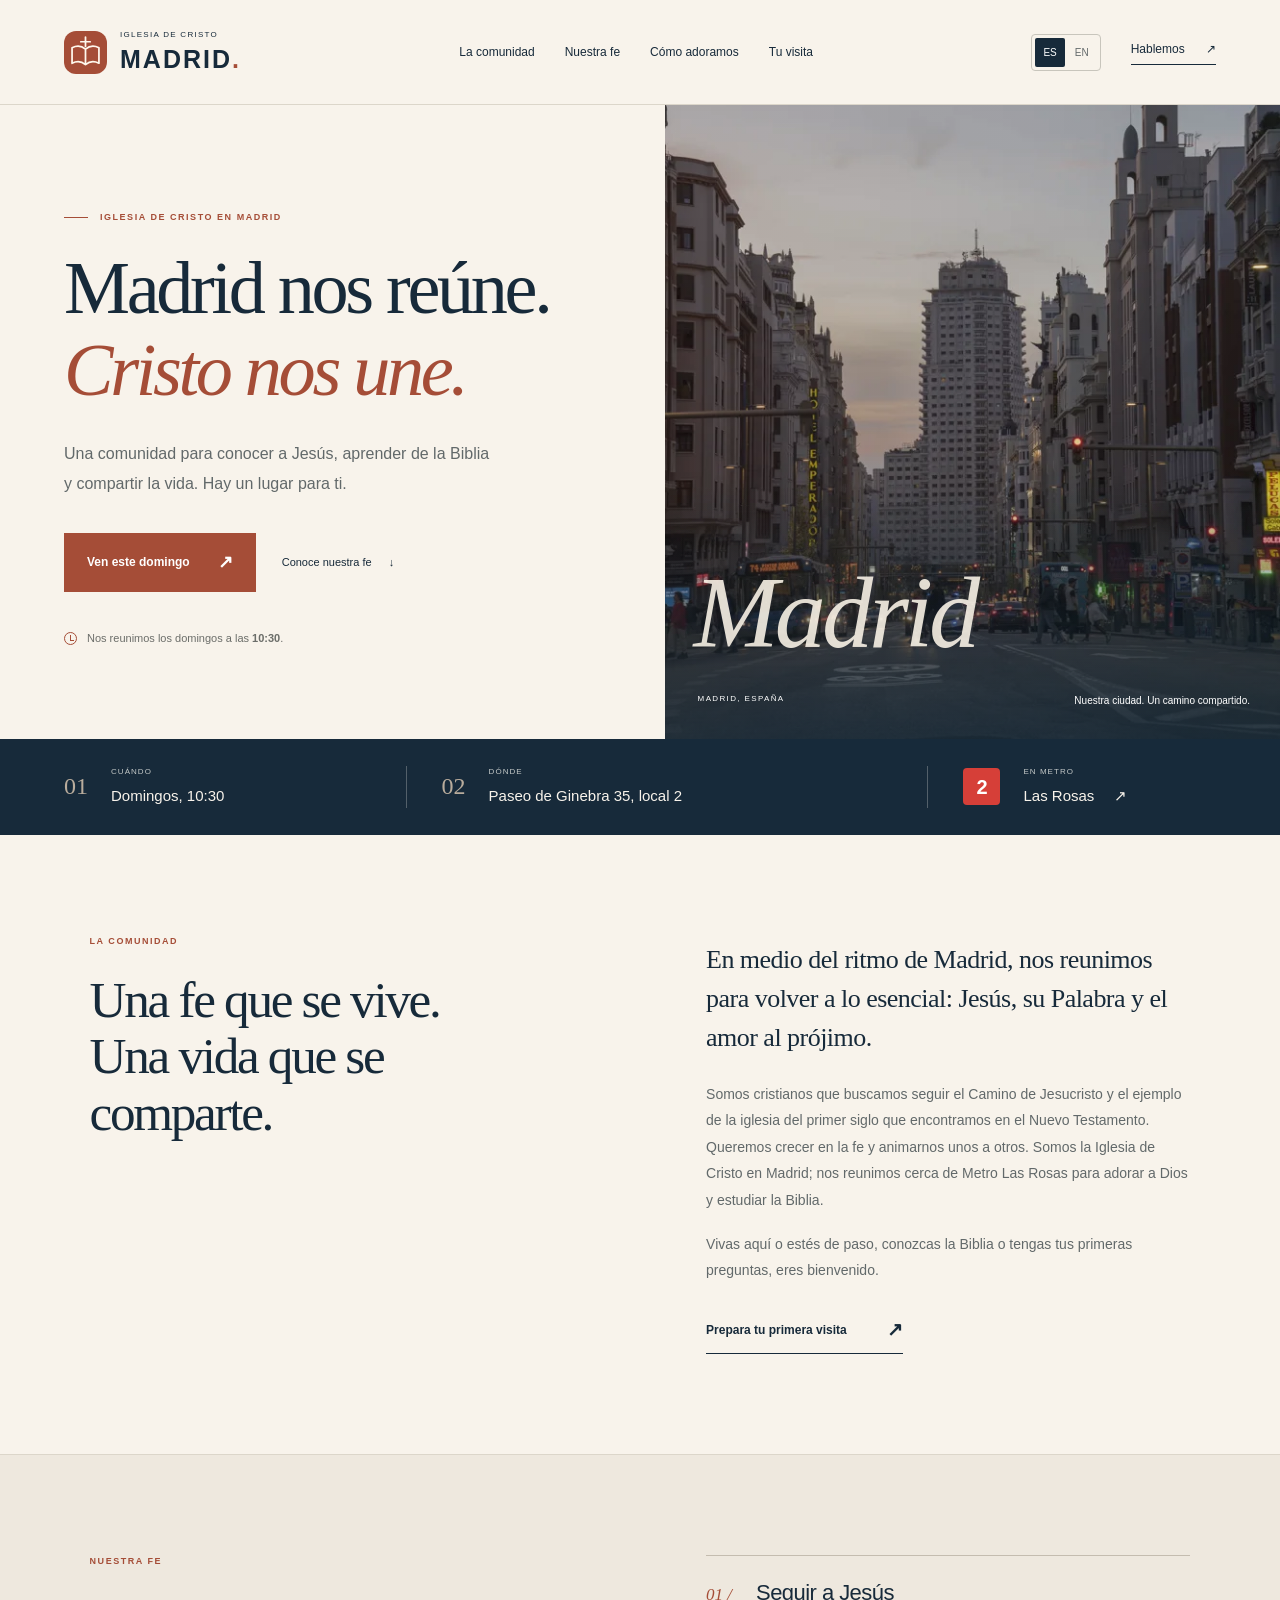
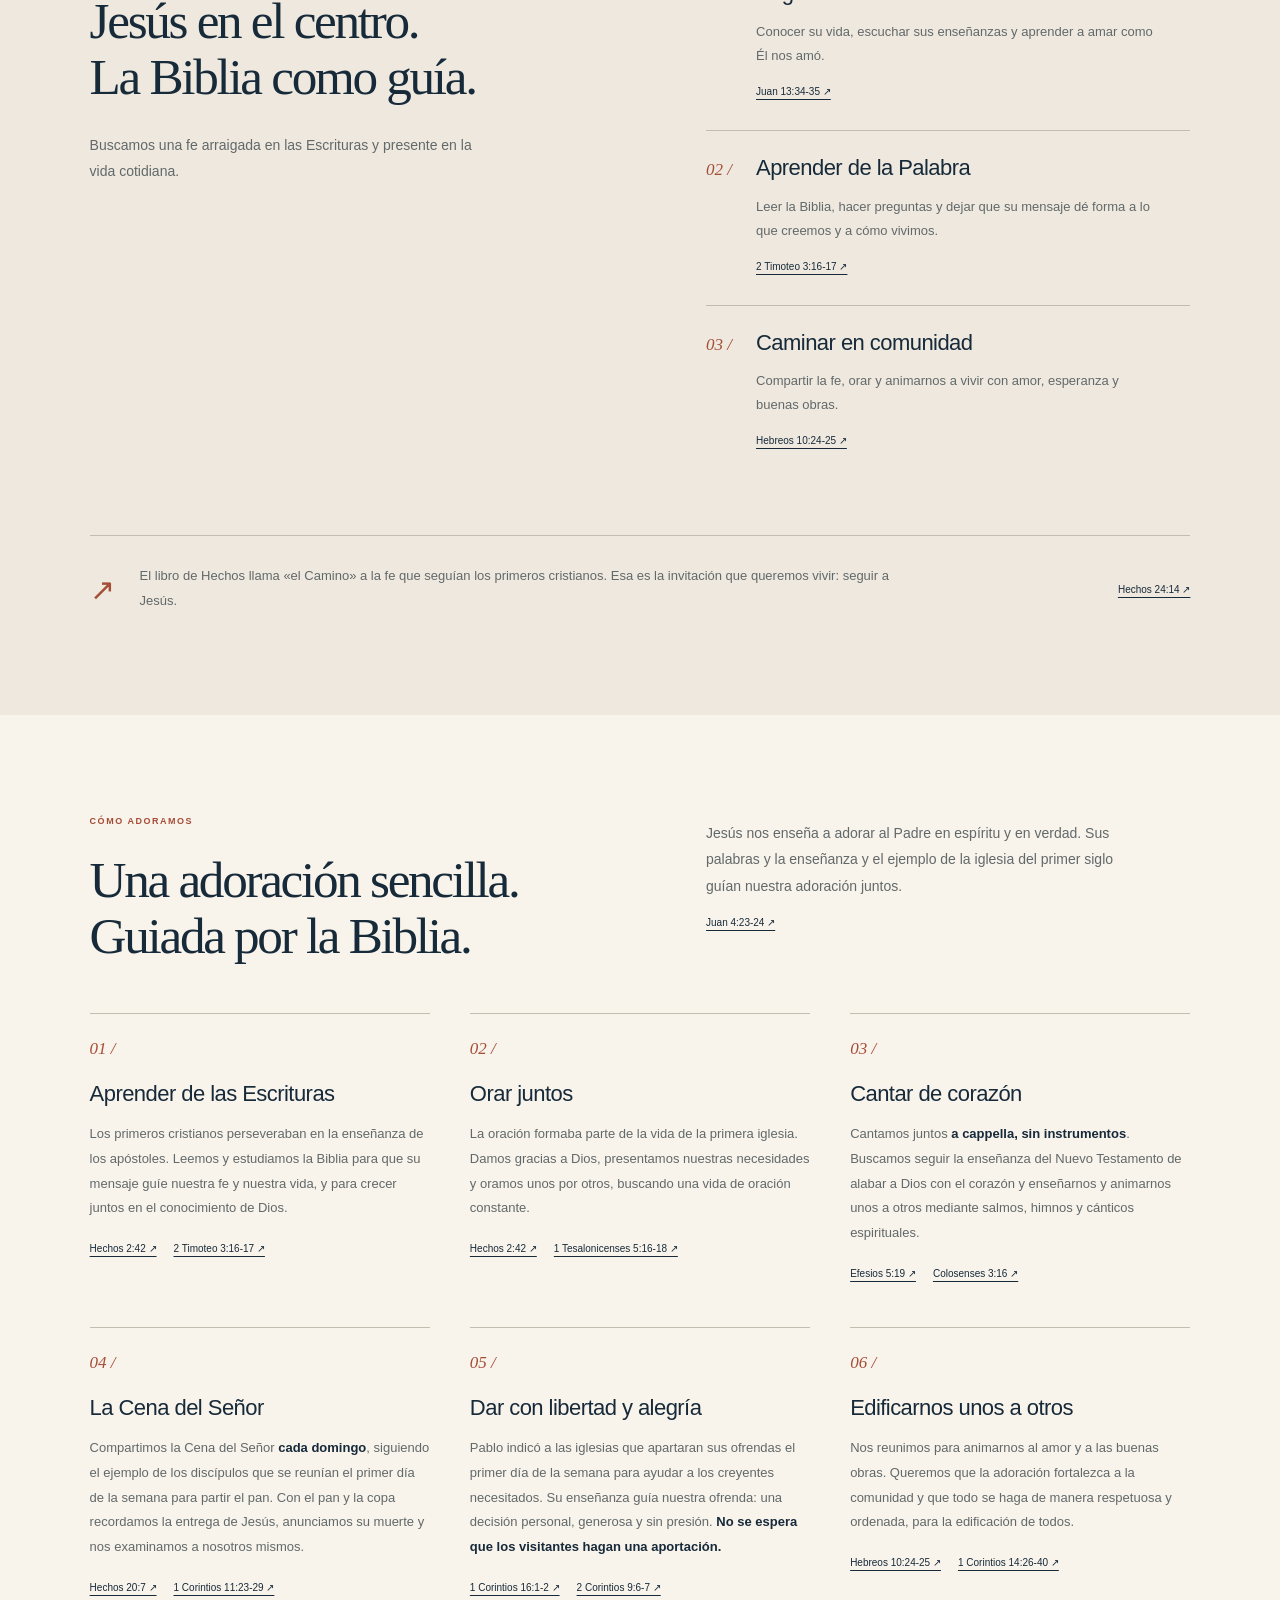
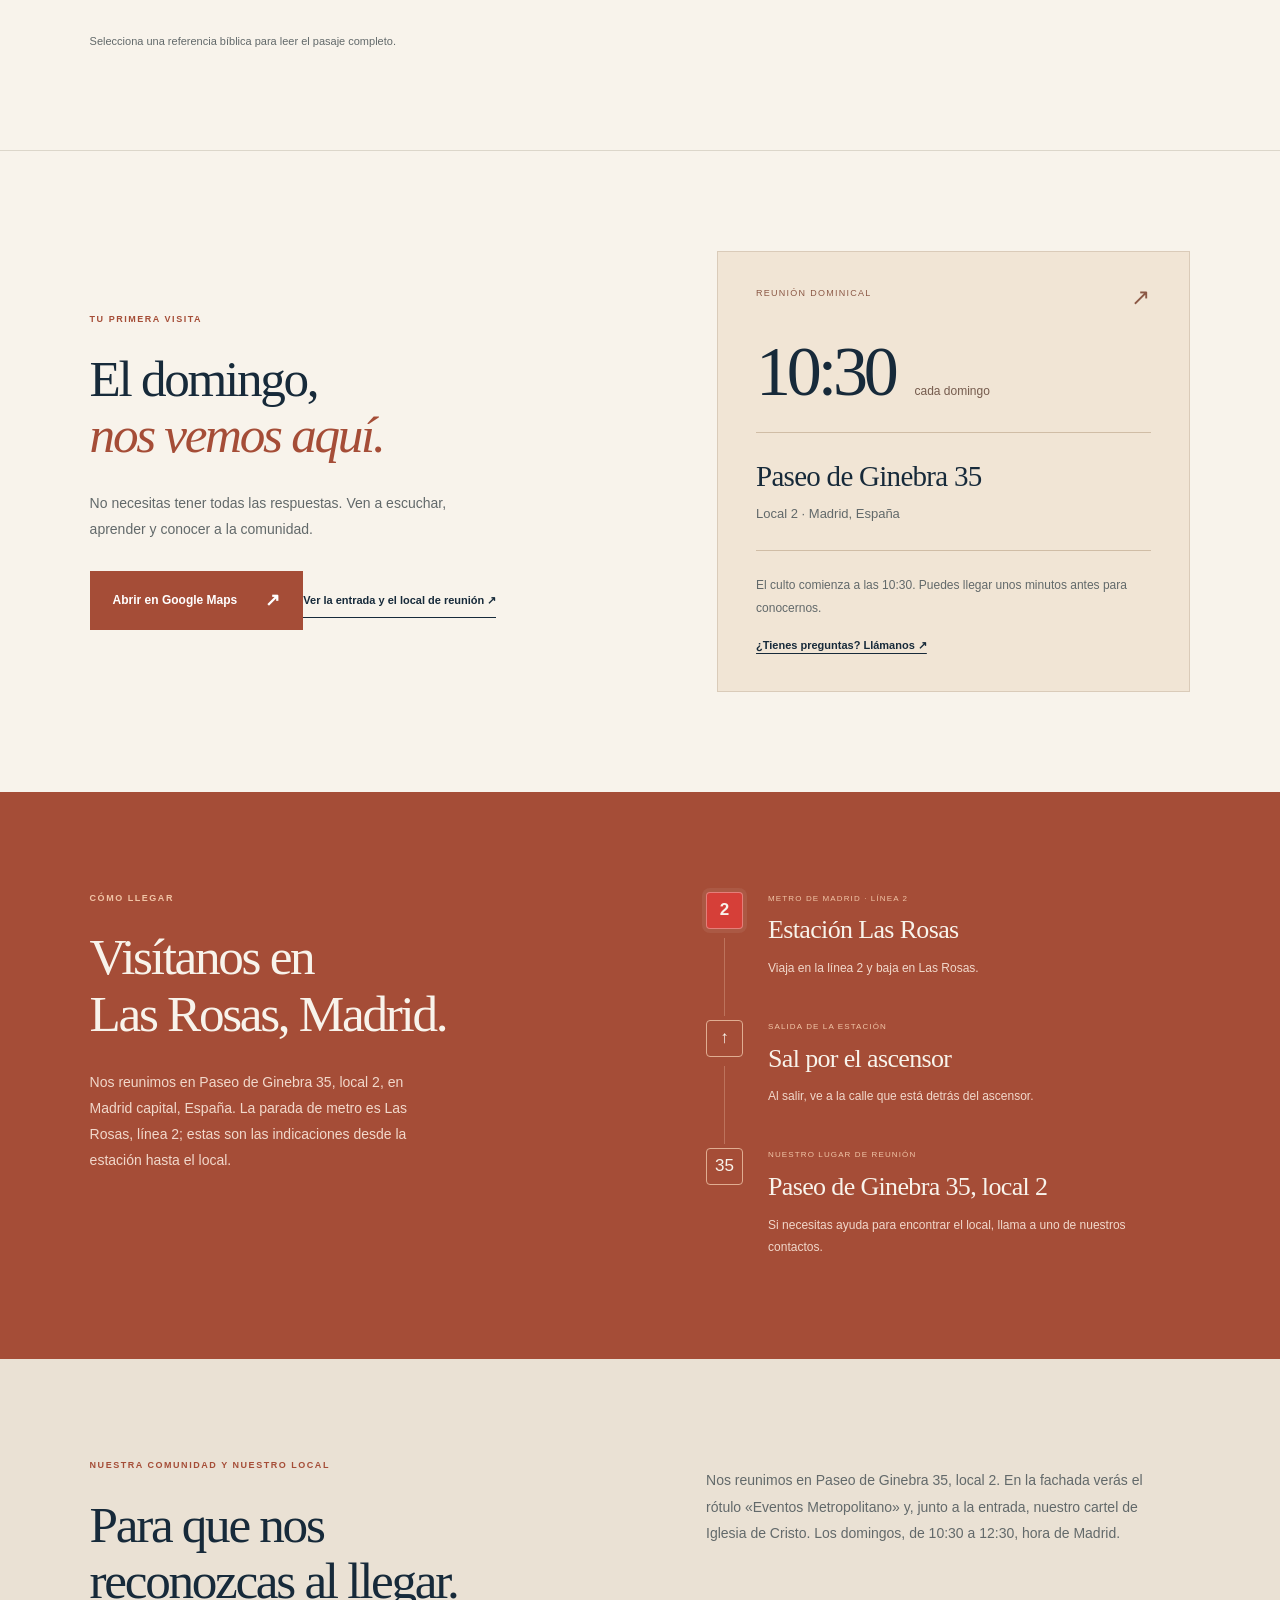
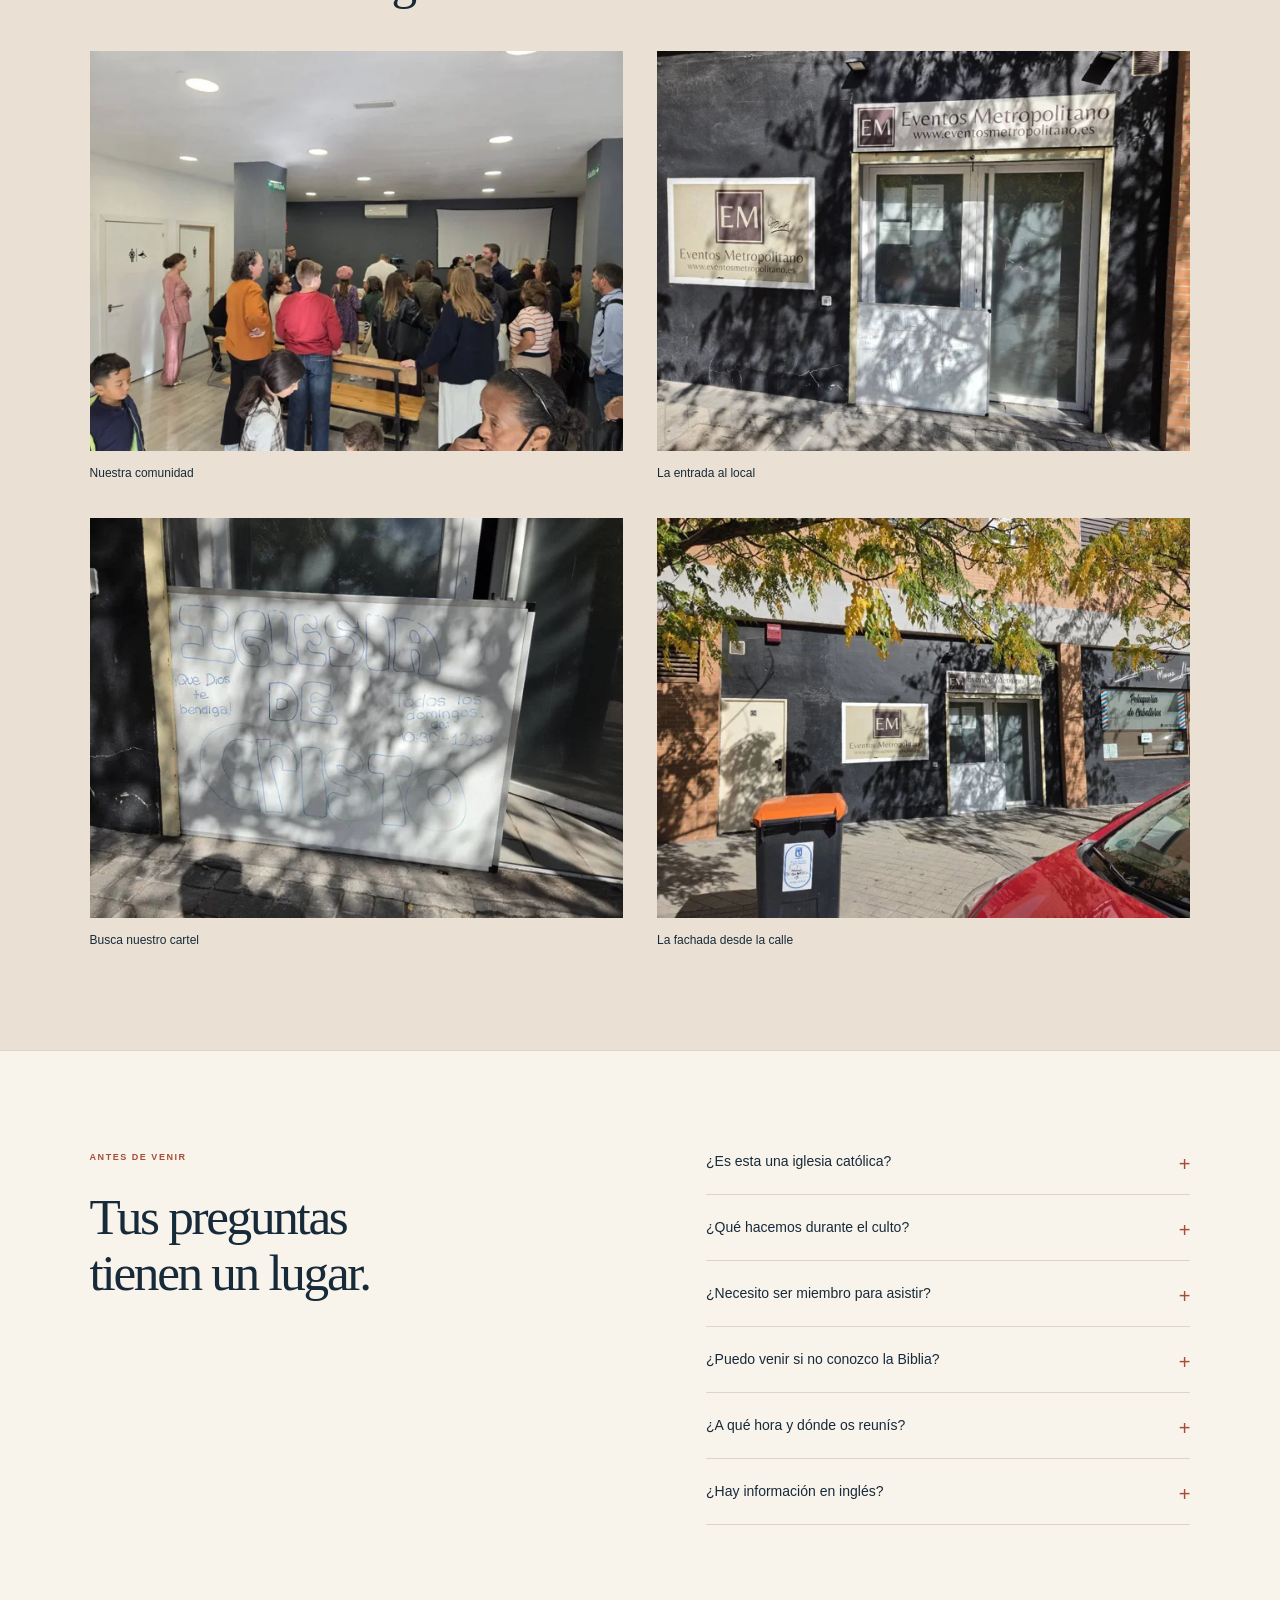
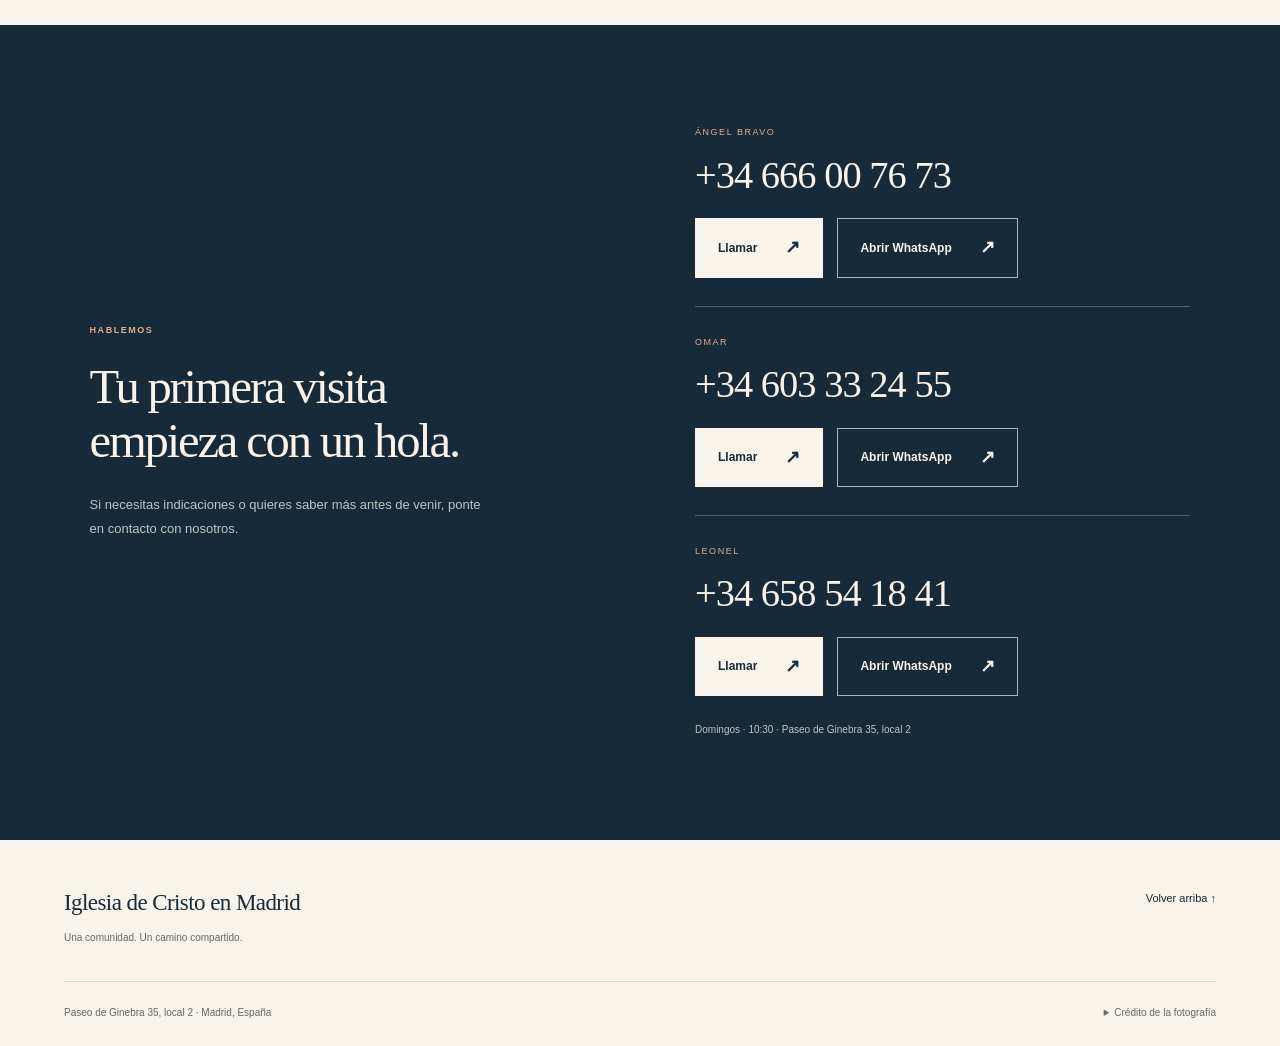
<file: index.html>
<!DOCTYPE html>

<html lang="es">
<head>
<meta charset="utf-8"/><meta content="width=device-width, initial-scale=1" name="viewport"/>
<title>Iglesia de Cristo en Madrid | Las Rosas · Domingos 10:30</title>
<meta content="Iglesia de Cristo en Madrid. Culto dominical a las 10:30 en Paseo de Ginebra 35, local 2. Metro Las Rosas, línea 2. Biblia, oración y canto a capela." name="description"/>
<meta content="#172a3a" name="theme-color"/>
<link href="assets/mark.svg" rel="icon" type="image/svg+xml"/>
<link href="styles.css?v=photos-20261025" rel="stylesheet"/><script defer="" src="app.js?v=photos-20261025"></script>
<meta content="index,follow,max-image-preview:large" name="robots"/><link href="https://idc-madrid.org/" rel="canonical"/><link href="https://idc-madrid.org/" hreflang="es" rel="alternate"/><link href="https://idc-madrid.org/en/" hreflang="en" rel="alternate"/><link href="https://idc-madrid.org/" hreflang="x-default" rel="alternate"/><meta content="website" property="og:type"/><meta content="Iglesia de Cristo en Madrid" property="og:site_name"/><meta content="Iglesia de Cristo en Madrid | Las Rosas · Domingos 10:30" property="og:title"/><meta content="Iglesia de Cristo en Madrid. Culto dominical a las 10:30 en Paseo de Ginebra 35, local 2. Metro Las Rosas, línea 2. Biblia, oración y canto a capela." property="og:description"/><meta content="https://idc-madrid.org/" property="og:url"/><meta content="https://idc-madrid.org/assets/madrid-entrance.jpg" property="og:image"/><meta content="es_ES" property="og:locale"/><meta content="en_GB" property="og:locale:alternate"/><script type="application/ld+json">{"@context": "https://schema.org", "@type": ["Church", "Organization"], "@id": "https://idc-madrid.org/#church", "url": "https://idc-madrid.org/", "name": "Iglesia de Cristo en Madrid", "alternateName": "Madrid Church of Christ", "telephone": ["+34666007673", "+34603332455", "+34658541841"], "address": {"@type": "PostalAddress", "streetAddress": "Paseo de Ginebra 35, local 2", "addressLocality": "Madrid", "addressRegion": "Madrid", "addressCountry": "ES", "postalCode": "28022"}, "description": "Iglesia de Cristo en Madrid, Paseo de Ginebra 35, local 2. Reuniones dominicales de 10:30 a 12:30, hora de Madrid. Metro Las Rosas, línea 2.", "image": ["https://idc-madrid.org/assets/madrid-entrance.jpg", "https://idc-madrid.org/assets/madrid-church-sign.jpg", "https://idc-madrid.org/assets/madrid-community.jpg"], "geo": {"@type": "GeoCoordinates", "latitude": 40.4239117, "longitude": -3.6022298}, "hasMap": "https://www.google.com/maps/search/?api=1&query=40.4239117%2C-3.6022298"}</script><script type="application/ld+json">{"@context": "https://schema.org", "@type": "WebPage", "url": "https://idc-madrid.org/", "name": "Iglesia de Cristo en Madrid | Las Rosas · Domingos 10:30", "description": "Iglesia de Cristo en Madrid. Culto dominical a las 10:30 en Paseo de Ginebra 35, local 2. Metro Las Rosas, línea 2. Biblia, oración y canto a capela.", "inLanguage": "es", "about": {"@id": "https://idc-madrid.org/#church"}}</script></head>
<body>
<a class="skip" data-i18n="skip" href="#main">Saltar al contenido</a>
<header class="site-header">
<a aria-label="Iglesia de Cristo en Madrid" class="brand" href="#inicio"><img alt="" height="43" src="assets/mark.svg" width="43"/><span><span class="brand-small" data-i18n="brandSmall">IGLESIA DE CRISTO</span><strong>MADRID<span class="brand-period">.</span></strong></span></a>
<nav aria-label="Navegación principal" id="navigation"><a data-i18n="navCommunity" href="#comunidad">La comunidad</a><a data-i18n="navFaith" href="#fe">Nuestra fe</a><a data-i18n="navWorship" href="#adoracion">Cómo adoramos</a><a data-i18n="navVisit" href="#visita">Tu visita</a></nav>
<div class="header-tools"><div aria-label="Idioma / Language" class="language-switch"><a aria-current="page" data-lang="es" href="https://idc-madrid.org/" hreflang="es" lang="es">ES</a><a data-lang="en" href="https://idc-madrid.org/en/" hreflang="en" lang="en">EN</a></div><a class="header-contact" data-i18n="navContact" href="#contacto">Hablemos <span aria-hidden="true">↗</span></a><button aria-controls="navigation" aria-expanded="false" aria-label="Abrir menú" class="menu-toggle" type="button"><span></span><span></span></button></div>
</header>
<main id="main">
<section aria-labelledby="hero-title" class="hero" id="inicio">
<div class="hero-copy"><p class="eyebrow"><span class="short-line"></span><span data-i18n="heroLabel">IGLESIA DE CRISTO EN MADRID</span></p><h1 data-i18n="heroTitle" id="hero-title">Madrid nos reúne.<br/><em>Cristo nos une.</em></h1><p class="hero-description" data-i18n="heroDescription">Una comunidad para conocer a Jesús, aprender de la Biblia y compartir la vida. Hay un lugar para ti.</p><div class="hero-actions"><a class="button primary" data-i18n="heroCta" href="#visita">Ven este domingo <span aria-hidden="true">↗</span></a><a class="quiet-link" data-i18n="heroMore" href="#fe">Conoce nuestra fe <span aria-hidden="true">↓</span></a></div><div class="hero-note"><span aria-hidden="true" class="clock-icon"></span><p data-i18n="heroNote">Nos reunimos los domingos a las <strong>10:30</strong>.</p></div></div>
<figure class="hero-photo"><picture><source sizes="(max-width: 760px) 100vw, 50vw" srcset="assets/madrid-gran-via-640.webp 640w, assets/madrid-gran-via-1280.webp 1280w" type="image/webp"/><img alt="La Gran Vía de Madrid al atardecer" decoding="async" fetchpriority="high" height="5302" src="assets/madrid-gran-via.jpg" width="3536"/></picture><figcaption><span>MADRID, ESPAÑA</span><span data-i18n="photoCaption">Nuestra ciudad. Un camino compartido.</span></figcaption><span aria-hidden="true" class="photo-word">Madrid</span></figure>
</section>
<section aria-label="Información de la reunión" class="meeting-strip"><div><span class="strip-number">01</span><p><span class="strip-label" data-i18n="stripWhen">CUÁNDO</span><strong data-i18n="stripTime">Domingos, 10:30</strong></p></div><div><span class="strip-number">02</span><p><span class="strip-label" data-i18n="stripWhere">DÓNDE</span><strong>Paseo de Ginebra 35, local 2</strong></p></div><a href="#llegar"><span class="metro-number">2</span><p><span class="strip-label" data-i18n="stripMetro">EN METRO</span><strong>Las Rosas <span aria-hidden="true">↗</span></strong></p></a></section>
<section aria-labelledby="welcome-title" class="welcome section" id="comunidad"><div class="section-heading"><p class="eyebrow" data-i18n="welcomeLabel">LA COMUNIDAD</p><h2 data-i18n="welcomeTitle" id="welcome-title">Una fe que se vive.<br/>Una vida que se comparte.</h2></div><div class="welcome-copy"><p class="lead" data-i18n="welcomeLead">En medio del ritmo de Madrid, nos reunimos para volver a lo esencial: Jesús, su Palabra y el amor al prójimo.</p><p data-i18n="welcomeCopy">Somos cristianos que buscamos seguir el Camino de Jesucristo y el ejemplo de la iglesia del primer siglo que encontramos en el Nuevo Testamento. Queremos crecer en la fe y animarnos unos a otros. Somos la Iglesia de Cristo en Madrid; nos reunimos cerca de Metro Las Rosas para adorar a Dios y estudiar la Biblia.</p><p data-i18n="welcomeInvitation">Vivas aquí o estés de paso, conozcas la Biblia o tengas tus primeras preguntas, eres bienvenido.</p><a class="text-link" data-i18n="welcomeCta" href="#visita">Prepara tu primera visita <span aria-hidden="true">↗</span></a></div></section>
<section aria-labelledby="faith-title" class="faith section" id="fe"><div class="faith-heading"><p class="eyebrow" data-i18n="faithLabel">NUESTRA FE</p><h2 data-i18n="faithTitle" id="faith-title">Jesús en el centro.<br/>La Biblia como guía.</h2><p data-i18n="faithIntro">Buscamos una fe arraigada en las Escrituras y presente en la vida cotidiana.</p></div><div class="faith-list"><article><span>01 /</span><div><h3 data-i18n="faith1Title">Seguir a Jesús</h3><p data-i18n="faith1Copy">Conocer su vida, escuchar sus enseñanzas y aprender a amar como Él nos amó.</p><a class="verse-link" data-i18n="faith1Verse" data-verse-en="John+13%3A34-35" data-verse-es="Juan+13%3A34-35" href="https://www.biblegateway.com/passage/?search=Juan+13%3A34-35&amp;version=RVR1960" rel="noopener noreferrer" target="_blank">Juan 13:34-35 ↗</a></div></article><article><span>02 /</span><div><h3 data-i18n="faith2Title">Aprender de la Palabra</h3><p data-i18n="faith2Copy">Leer la Biblia, hacer preguntas y dejar que su mensaje dé forma a lo que creemos y a cómo vivimos.</p><a class="verse-link" data-i18n="faith2Verse" data-verse-en="2+Timothy+3%3A16-17" data-verse-es="2+Timoteo+3%3A16-17" href="https://www.biblegateway.com/passage/?search=2+Timoteo+3%3A16-17&amp;version=RVR1960" rel="noopener noreferrer" target="_blank">2 Timoteo 3:16-17 ↗</a></div></article><article><span>03 /</span><div><h3 data-i18n="faith3Title">Caminar en comunidad</h3><p data-i18n="faith3Copy">Compartir la fe, orar y animarnos a vivir con amor, esperanza y buenas obras.</p><a class="verse-link" data-i18n="faith3Verse" data-verse-en="Hebrews+10%3A24-25" data-verse-es="Hebreos+10%3A24-25" href="https://www.biblegateway.com/passage/?search=Hebreos+10%3A24-25&amp;version=RVR1960" rel="noopener noreferrer" target="_blank">Hebreos 10:24-25 ↗</a></div></article></div><div class="way-note"><span aria-hidden="true" class="way-mark">↗</span><p data-i18n="wayCopy">El libro de Hechos llama «el Camino» a la fe que seguían los primeros cristianos. Esa es la invitación que queremos vivir: seguir a Jesús.</p><a class="verse-link" data-i18n="wayVerse" data-verse-en="Acts+24%3A14" data-verse-es="Hechos+24%3A14" href="https://www.biblegateway.com/passage/?search=Hechos+24%3A14&amp;version=RVR1960" rel="noopener noreferrer" target="_blank">Hechos 24:14 ↗</a></div></section>
<section aria-labelledby="worship-title" class="worship section" id="adoracion">
<div class="worship-heading"><div><p class="eyebrow" data-i18n="worshipLabel">CÓMO ADORAMOS</p><h2 data-i18n="worshipTitle" id="worship-title">Una adoración sencilla.<br/>Guiada por la Biblia.</h2></div><div><p data-i18n="worshipIntro">Jesús nos enseña a adorar al Padre en espíritu y en verdad. Sus palabras y la enseñanza y el ejemplo de la iglesia del primer siglo guían nuestra adoración juntos.</p><a class="verse-link" data-i18n="worshipIntroVerse" data-verse-en="John+4%3A23-24" data-verse-es="Juan+4%3A23-24" href="https://www.biblegateway.com/passage/?search=Juan+4%3A23-24&amp;version=RVR1960" rel="noopener noreferrer" target="_blank">Juan 4:23-24 ↗</a></div></div>
<div class="worship-grid">
<article><span class="worship-number">01 /</span><h3 data-i18n="worshipTeachingTitle">Aprender de las Escrituras</h3><p data-i18n="worshipTeachingCopy">Los primeros cristianos perseveraban en la enseñanza de los apóstoles. Leemos y estudiamos la Biblia para que su mensaje guíe nuestra fe y nuestra vida, y para crecer juntos en el conocimiento de Dios.</p><div class="worship-references"><a class="verse-link" data-i18n="worshipTeachingVerse1" data-verse-en="Acts+2%3A42" data-verse-es="Hechos+2%3A42" href="https://www.biblegateway.com/passage/?search=Hechos+2%3A42&amp;version=RVR1960" rel="noopener noreferrer" target="_blank">Hechos 2:42 ↗</a><a class="verse-link" data-i18n="worshipTeachingVerse2" data-verse-en="2+Timothy+3%3A16-17" data-verse-es="2+Timoteo+3%3A16-17" href="https://www.biblegateway.com/passage/?search=2+Timoteo+3%3A16-17&amp;version=RVR1960" rel="noopener noreferrer" target="_blank">2 Timoteo 3:16-17 ↗</a></div></article>
<article><span class="worship-number">02 /</span><h3 data-i18n="worshipPrayerTitle">Orar juntos</h3><p data-i18n="worshipPrayerCopy">La oración formaba parte de la vida de la primera iglesia. Damos gracias a Dios, presentamos nuestras necesidades y oramos unos por otros, buscando una vida de oración constante.</p><div class="worship-references"><a class="verse-link" data-i18n="worshipPrayerVerse1" data-verse-en="Acts+2%3A42" data-verse-es="Hechos+2%3A42" href="https://www.biblegateway.com/passage/?search=Hechos+2%3A42&amp;version=RVR1960" rel="noopener noreferrer" target="_blank">Hechos 2:42 ↗</a><a class="verse-link" data-i18n="worshipPrayerVerse2" data-verse-en="1+Thessalonians+5%3A16-18" data-verse-es="1+Tesalonicenses+5%3A16-18" href="https://www.biblegateway.com/passage/?search=1+Tesalonicenses+5%3A16-18&amp;version=RVR1960" rel="noopener noreferrer" target="_blank">1 Tesalonicenses 5:16-18 ↗</a></div></article>
<article><span class="worship-number">03 /</span><h3 data-i18n="worshipSingingTitle">Cantar de corazón</h3><p data-i18n="worshipSingingCopy">Cantamos juntos <strong>a cappella, sin instrumentos</strong>. Buscamos seguir la enseñanza del Nuevo Testamento de alabar a Dios con el corazón y enseñarnos y animarnos unos a otros mediante salmos, himnos y cánticos espirituales.</p><div class="worship-references"><a class="verse-link" data-i18n="worshipSingingVerse1" data-verse-en="Ephesians+5%3A19" data-verse-es="Efesios+5%3A19" href="https://www.biblegateway.com/passage/?search=Efesios+5%3A19&amp;version=RVR1960" rel="noopener noreferrer" target="_blank">Efesios 5:19 ↗</a><a class="verse-link" data-i18n="worshipSingingVerse2" data-verse-en="Colossians+3%3A16" data-verse-es="Colosenses+3%3A16" href="https://www.biblegateway.com/passage/?search=Colosenses+3%3A16&amp;version=RVR1960" rel="noopener noreferrer" target="_blank">Colosenses 3:16 ↗</a></div></article>
<article><span class="worship-number">04 /</span><h3 data-i18n="worshipSupperTitle">La Cena del Señor</h3><p data-i18n="worshipSupperCopy">Compartimos la Cena del Señor <strong>cada domingo</strong>, siguiendo el ejemplo de los discípulos que se reunían el primer día de la semana para partir el pan. Con el pan y la copa recordamos la entrega de Jesús, anunciamos su muerte y nos examinamos a nosotros mismos.</p><div class="worship-references"><a class="verse-link" data-i18n="worshipSupperVerse1" data-verse-en="Acts+20%3A7" data-verse-es="Hechos+20%3A7" href="https://www.biblegateway.com/passage/?search=Hechos+20%3A7&amp;version=RVR1960" rel="noopener noreferrer" target="_blank">Hechos 20:7 ↗</a><a class="verse-link" data-i18n="worshipSupperVerse2" data-verse-en="1+Corinthians+11%3A23-29" data-verse-es="1+Corintios+11%3A23-29" href="https://www.biblegateway.com/passage/?search=1+Corintios+11%3A23-29&amp;version=RVR1960" rel="noopener noreferrer" target="_blank">1 Corintios 11:23-29 ↗</a></div></article>
<article><span class="worship-number">05 /</span><h3 data-i18n="worshipGivingTitle">Dar con libertad y alegría</h3><p data-i18n="worshipGivingCopy">Pablo indicó a las iglesias que apartaran sus ofrendas el primer día de la semana para ayudar a los creyentes necesitados. Su enseñanza guía nuestra ofrenda: una decisión personal, generosa y sin presión. <strong>No se espera que los visitantes hagan una aportación.</strong></p><div class="worship-references"><a class="verse-link" data-i18n="worshipGivingVerse1" data-verse-en="1+Corinthians+16%3A1-2" data-verse-es="1+Corintios+16%3A1-2" href="https://www.biblegateway.com/passage/?search=1+Corintios+16%3A1-2&amp;version=RVR1960" rel="noopener noreferrer" target="_blank">1 Corintios 16:1-2 ↗</a><a class="verse-link" data-i18n="worshipGivingVerse2" data-verse-en="2+Corinthians+9%3A6-7" data-verse-es="2+Corintios+9%3A6-7" href="https://www.biblegateway.com/passage/?search=2+Corintios+9%3A6-7&amp;version=RVR1960" rel="noopener noreferrer" target="_blank">2 Corintios 9:6-7 ↗</a></div></article>
<article><span class="worship-number">06 /</span><h3 data-i18n="worshipEncouragementTitle">Edificarnos unos a otros</h3><p data-i18n="worshipEncouragementCopy">Nos reunimos para animarnos al amor y a las buenas obras. Queremos que la adoración fortalezca a la comunidad y que todo se haga de manera respetuosa y ordenada, para la edificación de todos.</p><div class="worship-references"><a class="verse-link" data-i18n="worshipEncouragementVerse1" data-verse-en="Hebrews+10%3A24-25" data-verse-es="Hebreos+10%3A24-25" href="https://www.biblegateway.com/passage/?search=Hebreos+10%3A24-25&amp;version=RVR1960" rel="noopener noreferrer" target="_blank">Hebreos 10:24-25 ↗</a><a class="verse-link" data-i18n="worshipEncouragementVerse2" data-verse-en="1+Corinthians+14%3A26-40" data-verse-es="1+Corintios+14%3A26-40" href="https://www.biblegateway.com/passage/?search=1+Corintios+14%3A26-40&amp;version=RVR1960" rel="noopener noreferrer" target="_blank">1 Corintios 14:26-40 ↗</a></div></article>
</div><p class="worship-read" data-i18n="worshipRead">Selecciona una referencia bíblica para leer el pasaje completo.</p>
</section>
<section aria-labelledby="visit-title" class="visit section" id="visita"><div class="visit-heading"><p class="eyebrow" data-i18n="visitLabel">TU PRIMERA VISITA</p><h2 data-i18n="visitTitle" id="visit-title">El domingo,<br/><em>nos vemos aquí.</em></h2><p data-i18n="visitIntro">No necesitas tener todas las respuestas. Ven a escuchar, aprender y conocer a la comunidad.</p><a class="button primary" data-i18n="visitMaps" href="https://www.google.com/maps/search/?api=1&amp;query=40.4239117%2C-3.6022298" rel="noopener noreferrer" target="_blank">Abrir en Google Maps <span aria-hidden="true">↗</span></a><a class="text-link visit-photo-link" data-i18n="visitPhotos" href="#fotos">Ver la entrada y el local de reunión ↗</a></div><div class="visit-card"><div class="card-topline"><span data-i18n="visitCardLabel">REUNIÓN DOMINICAL</span><span aria-hidden="true">↗</span></div><div class="meeting-time"><span>10:30</span><span data-i18n="visitSunday">cada domingo</span></div><div class="visit-location"><h3>Paseo de Ginebra 35</h3><p data-i18n="visitAddress">Local 2 · Madrid, España</p></div><div class="visit-card-footer"><p data-i18n="visitEarly">El culto comienza a las 10:30. Puedes llegar unos minutos antes para conocernos.</p><a data-i18n="visitCall" href="tel:+34666007673">¿Tienes preguntas? Llámanos ↗</a></div></div></section>
<section aria-labelledby="directions-title" class="directions section" id="llegar"><div class="directions-heading"><p class="eyebrow" data-i18n="directionsLabel">CÓMO LLEGAR</p><h2 data-i18n="directionsTitle" id="directions-title">Visítanos en<br/>Las Rosas, Madrid.</h2><p data-i18n="directionsIntro">Nos reunimos en Paseo de Ginebra 35, local 2, en Madrid capital, España. La parada de metro es Las Rosas, línea 2; estas son las indicaciones desde la estación hasta el local.</p></div><ol class="route"><li><span class="route-marker metro-number">2</span><div><p class="route-step" data-i18n="route1Label">METRO DE MADRID · LÍNEA 2</p><h3 data-i18n="route1Title">Estación Las Rosas</h3><p data-i18n="route1Copy">Viaja en la línea 2 y baja en Las Rosas.</p></div></li><li><span aria-hidden="true" class="route-marker">↑</span><div><p class="route-step" data-i18n="route2Label">SALIDA DE LA ESTACIÓN</p><h3 data-i18n="route2Title">Sal por el ascensor</h3><p data-i18n="route2Copy">Al salir, ve a la calle que está detrás del ascensor.</p></div></li><li><span aria-hidden="true" class="route-marker">35</span><div><p class="route-step" data-i18n="route3Label">NUESTRO LUGAR DE REUNIÓN</p><h3>Paseo de Ginebra 35, local 2</h3><p data-i18n="route3Copy">Si necesitas ayuda para encontrar el local, llama a uno de nuestros contactos.</p></div></li></ol></section><section aria-labelledby="photos-title" class="meeting-photos section" id="fotos"><div class="photos-heading"><div><p class="eyebrow" data-i18n="photosLabel">NUESTRA COMUNIDAD Y NUESTRO LOCAL</p><h2 data-i18n="photosTitle" id="photos-title">Para que nos<br/>reconozcas al llegar.</h2></div><p data-i18n="photosIntro">Nos reunimos en Paseo de Ginebra 35, local 2. En la fachada verás el rótulo «Eventos Metropolitano» y, junto a la entrada, nuestro cartel de Iglesia de Cristo. Los domingos, de 10:30 a 12:30, hora de Madrid.</p></div><div class="photos-grid"><figure><picture><source sizes="(max-width: 760px) 100vw, 44vw" srcset="assets/madrid-community-640.webp 640w, assets/madrid-community-1280.webp 1280w" type="image/webp"/><img alt="Personas reunidas en el local de la Iglesia de Cristo en Madrid" decoding="async" height="960" loading="lazy" src="assets/madrid-community.jpg" width="1280"/></picture><figcaption data-i18n="photoCaption1">Nuestra comunidad</figcaption></figure><figure><picture><source sizes="(max-width: 760px) 100vw, 44vw" srcset="assets/madrid-entrance-640.webp 640w, assets/madrid-entrance-1280.webp 1280w" type="image/webp"/><img alt="Entrada al local de reunión con el rótulo Eventos Metropolitano y el cartel de Iglesia de Cristo" decoding="async" height="960" loading="lazy" src="assets/madrid-entrance.jpg" width="1280"/></picture><figcaption data-i18n="photoCaption2">La entrada al local</figcaption></figure><figure><picture><source sizes="(max-width: 760px) 100vw, 44vw" srcset="assets/madrid-church-sign-640.webp 640w, assets/madrid-church-sign-1280.webp 1280w" type="image/webp"/><img alt="Cartel de Iglesia de Cristo que indica reuniones los domingos de 10:30 a 12:30" decoding="async" height="960" loading="lazy" src="assets/madrid-church-sign.jpg" width="1280"/></picture><figcaption data-i18n="photoCaption3">Busca nuestro cartel</figcaption></figure><figure><picture><source sizes="(max-width: 760px) 100vw, 44vw" srcset="assets/madrid-street-front-640.webp 640w, assets/madrid-street-front-1280.webp 1280w" type="image/webp"/><img alt="Fachada del local de reunión en Paseo de Ginebra, con el rótulo Eventos Metropolitano" decoding="async" height="960" loading="lazy" src="assets/madrid-street-front.jpg" width="1280"/></picture><figcaption data-i18n="photoCaption4">La fachada desde la calle</figcaption></figure></div></section>
<section aria-labelledby="questions-title" class="questions section"><div><p class="eyebrow" data-i18n="questionsLabel">ANTES DE VENIR</p><h2 data-i18n="questionsTitle" id="questions-title">Tus preguntas<br/>tienen un lugar.</h2></div><div class="faq-list"><details><summary data-i18n="qCatholic">¿Es esta una iglesia católica?</summary><p data-i18n="aCatholic">No. Somos una Iglesia de Cristo: una comunidad de cristianos que busca seguir el Camino de Jesucristo y las enseñanzas y la práctica de la iglesia del primer siglo, tal como se recogen en el Nuevo Testamento. La Biblia es nuestra guía. Respetamos a nuestros vecinos de otras tradiciones.</p></details><details><summary data-i18n="qWorship">¿Qué hacemos durante el culto?</summary><p data-i18n="aWorship">Cantamos a cappella, oramos, aprendemos de las Escrituras, compartimos la Cena del Señor y damos voluntariamente. Consulta <a href="#adoracion">cómo adoramos y los pasajes que nos guían ↗</a>.</p></details><details><summary data-i18n="q1">¿Necesito ser miembro para asistir?</summary><p data-i18n="a1">No. Puedes venir a conocer a la comunidad y aprender con nosotros, aunque sea tu primera visita a una iglesia.</p></details><details><summary data-i18n="q2">¿Puedo venir si no conozco la Biblia?</summary><p data-i18n="a2">Sí. Ven con tus preguntas y con ganas de escuchar. No hace falta tener conocimientos previos.</p></details><details><summary data-i18n="q3">¿A qué hora y dónde os reunís?</summary><p data-i18n="a3">El culto comienza los domingos a las 10:30, hora de Madrid, en Paseo de Ginebra 35, local 2. La parada de metro es Las Rosas, línea 2.</p></details><details><summary data-i18n="q4">¿Hay información en inglés?</summary><p data-i18n="a4">Sí. Usa el selector ES / EN para leer esta web en inglés. Para consultar el idioma de las reuniones o la posibilidad de interpretación, ponte en contacto con nosotros.</p></details></div></section>
<section aria-labelledby="contact-title" class="contact section" id="contacto"><div><p class="eyebrow" data-i18n="contactLabel">HABLEMOS</p><h2 data-i18n="contactTitle" id="contact-title">Tu primera visita<br/>empieza con un hola.</h2><p data-i18n="contactCopy">Si necesitas indicaciones o quieres saber más antes de venir, ponte en contacto con nosotros.</p></div><div class="contact-actions"><div class="contact-list"><article class="contact-person"><span class="contact-name">ÁNGEL BRAVO</span><a class="phone" href="tel:+34666007673">+34 666 00 76 73</a><div class="contact-buttons"><a class="button light" data-i18n="contactCall" href="tel:+34666007673">Llamar <span aria-hidden="true">↗</span></a><a class="button outline" data-i18n="contactWhatsapp" href="https://wa.me/34666007673" rel="noopener noreferrer" target="_blank">Abrir WhatsApp <span aria-hidden="true">↗</span></a></div></article><article class="contact-person"><span class="contact-name">OMAR</span><a class="phone" href="tel:+34603332455">+34 603 33 24 55</a><div class="contact-buttons"><a class="button light" data-i18n="contactCall" href="tel:+34603332455">Llamar <span aria-hidden="true">↗</span></a><a class="button outline" data-i18n="contactWhatsapp" href="https://wa.me/34603332455" rel="noopener noreferrer" target="_blank">Abrir WhatsApp <span aria-hidden="true">↗</span></a></div></article><article class="contact-person"><span class="contact-name">LEONEL</span><a class="phone" href="tel:+34658541841">+34 658 54 18 41</a><div class="contact-buttons"><a class="button light" data-i18n="contactCall" href="tel:+34658541841">Llamar <span aria-hidden="true">↗</span></a><a class="button outline" data-i18n="contactWhatsapp" href="https://wa.me/34658541841" rel="noopener noreferrer" target="_blank">Abrir WhatsApp <span aria-hidden="true">↗</span></a></div></article></div><p data-i18n="contactTime">Domingos · 10:30 · Paseo de Ginebra 35, local 2</p></div></section>
</main>
<footer><a class="footer-brand" data-i18n="footerBrand" href="#inicio">Iglesia de Cristo en Madrid<span>Una comunidad. Un camino compartido.</span></a><a class="footer-top" data-i18n="footerTop" href="#inicio">Volver arriba ↑</a><div class="footer-bottom"><p data-i18n="footerAddress">Paseo de Ginebra 35, local 2 · Madrid, España</p><details class="photo-credit"><summary data-i18n="photoCreditTitle">Crédito de la fotografía</summary><p><a href="https://commons.wikimedia.org/wiki/File:Gran_Via-atardecer.jpg" rel="noopener noreferrer" target="_blank">“Gran Via-atardecer” · Nemo</a> · <a href="https://creativecommons.org/licenses/by-sa/4.0/" rel="noopener noreferrer" target="_blank">CC BY-SA 4.0</a>. <span data-i18n="photoCreditCopy">Fotografía de la ciudad, no del lugar de reunión. Conservamos el original y ofrecemos copias de menor tamaño; el recorte y la presentación conservan la misma licencia.</span></p></details></div></footer>
</body></html>
</file>
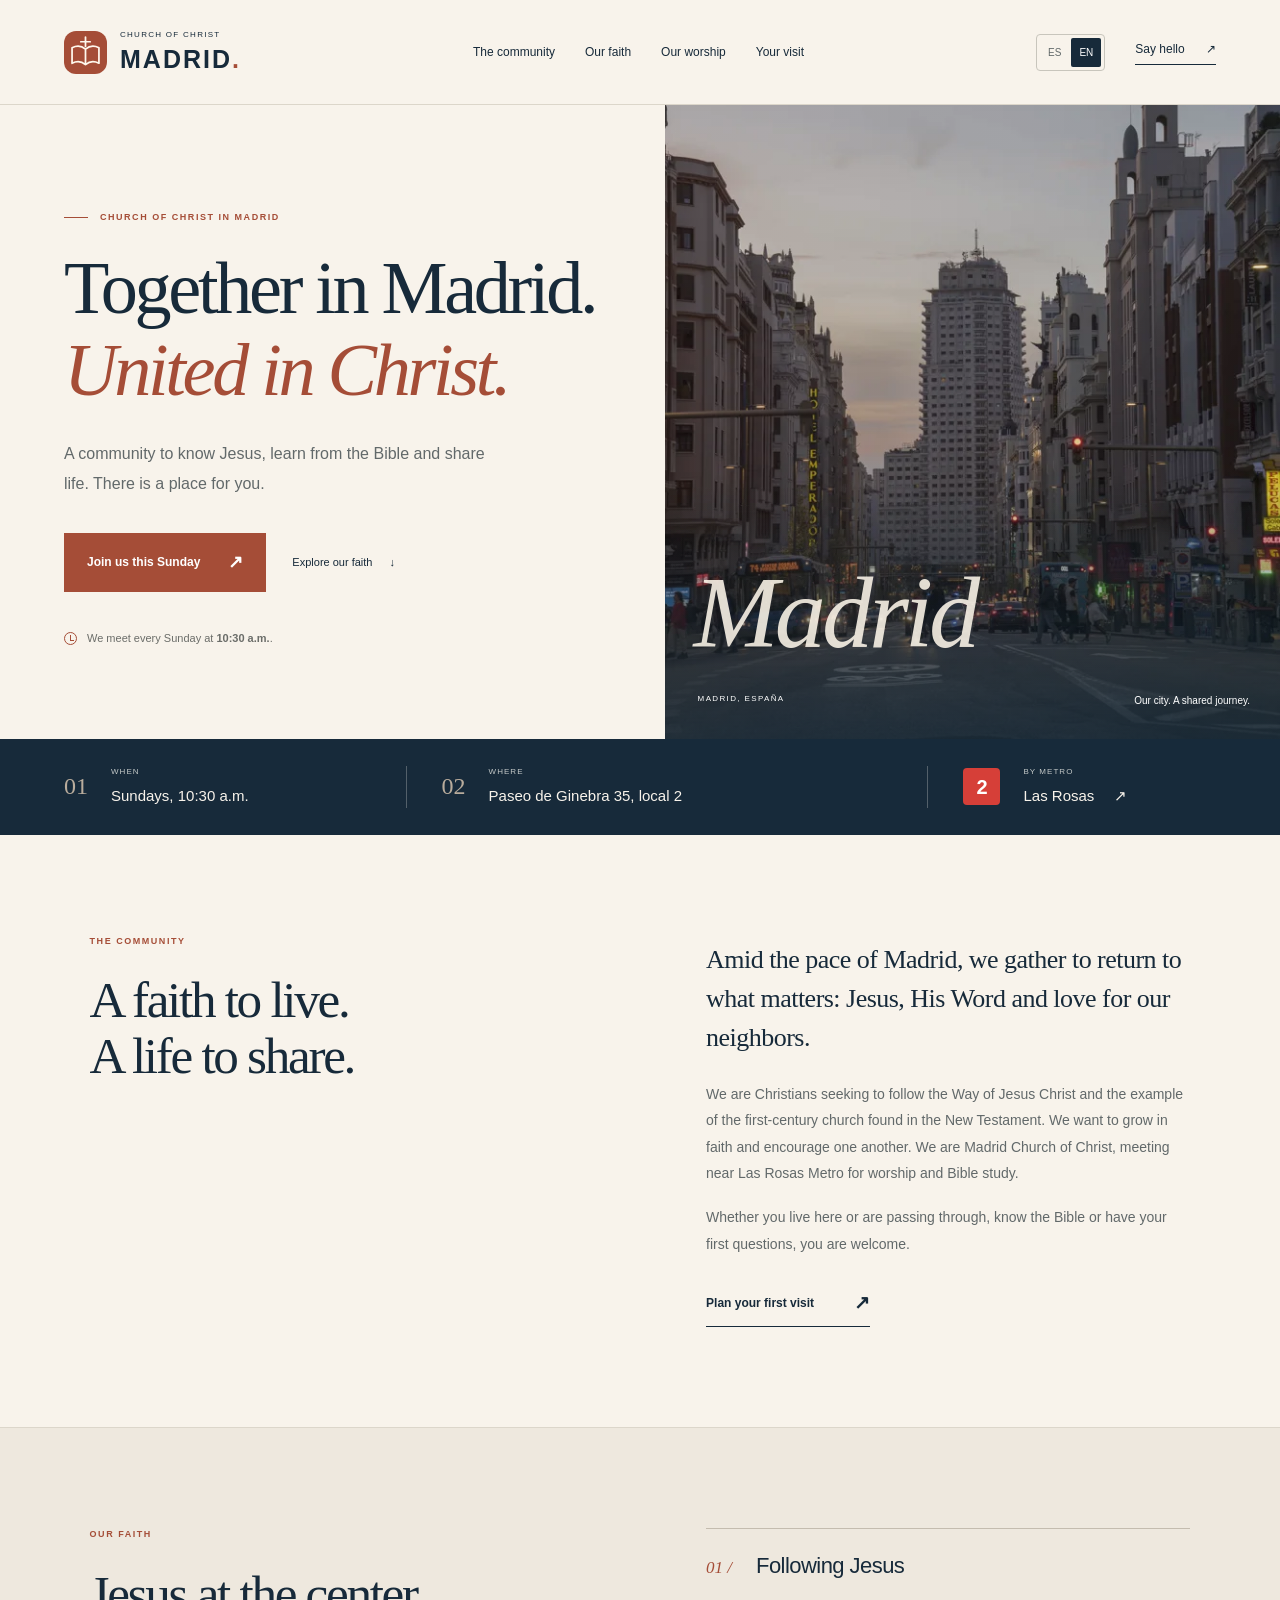
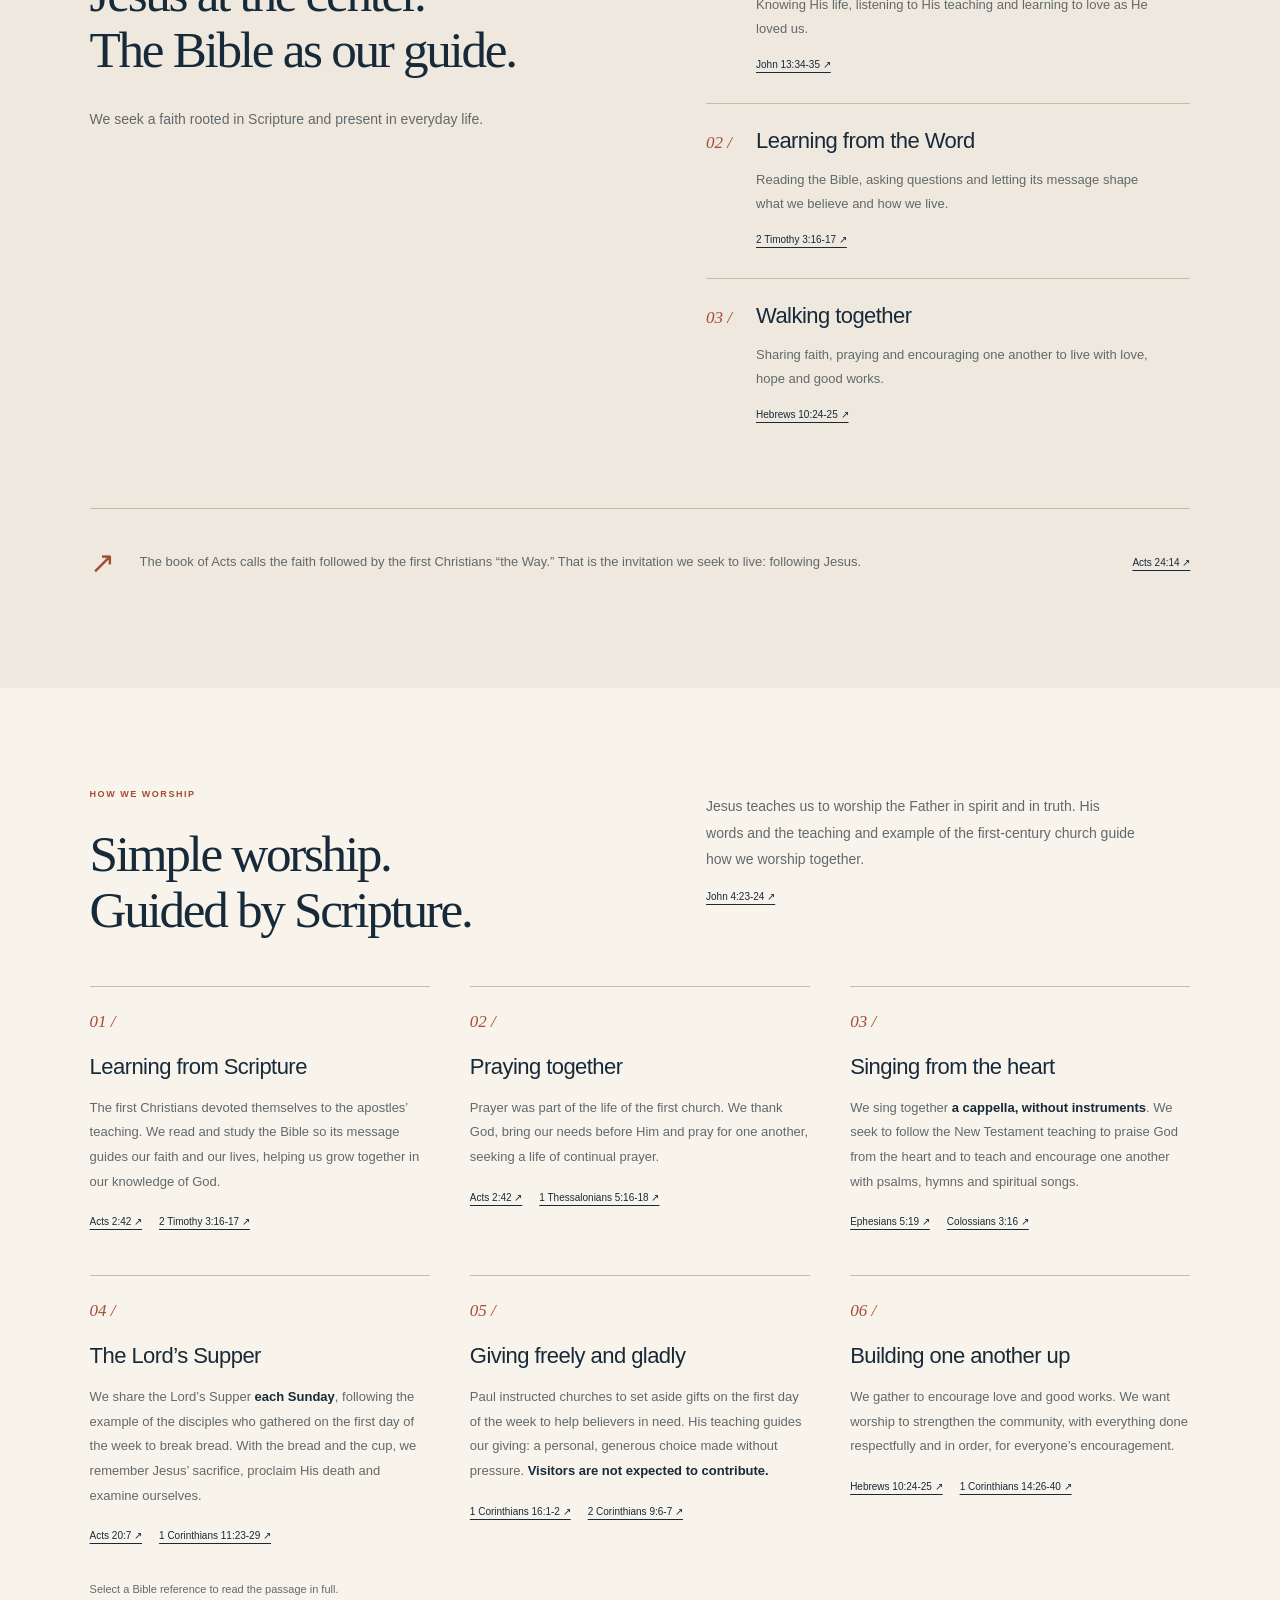
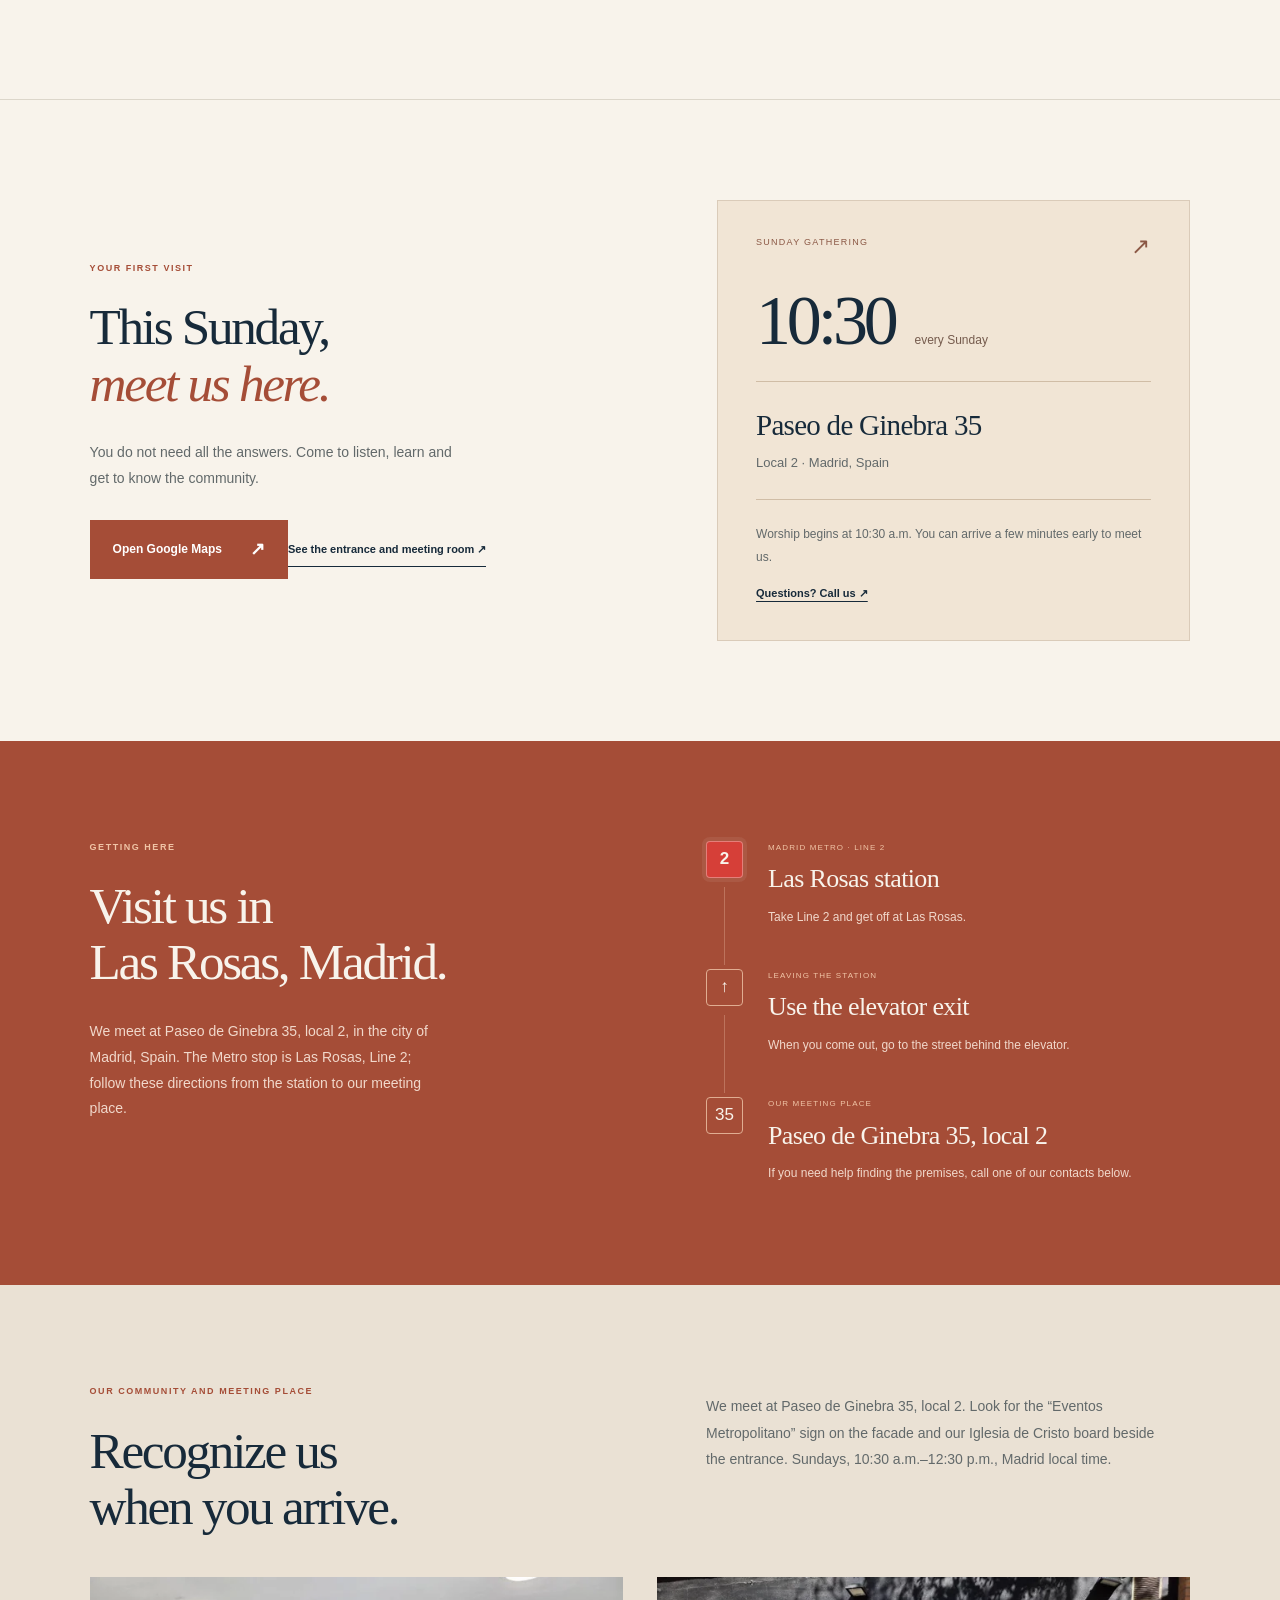
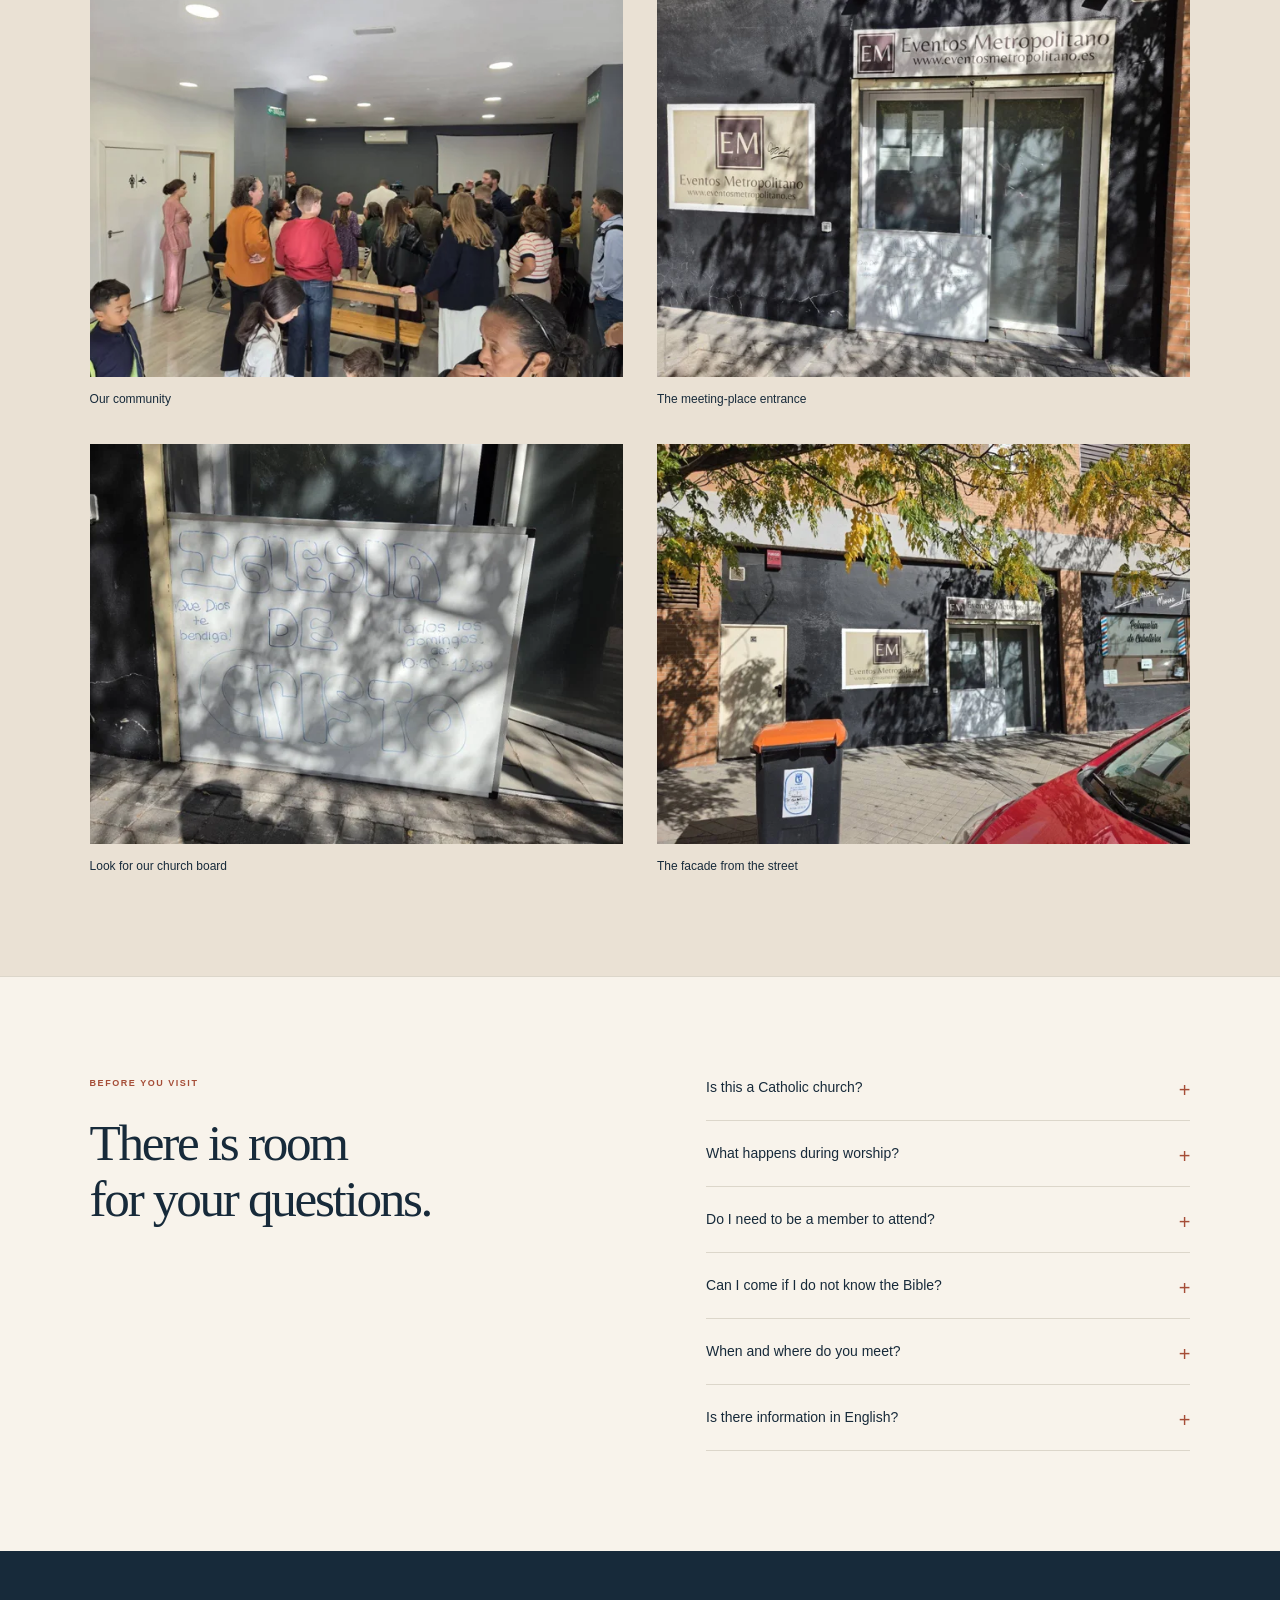
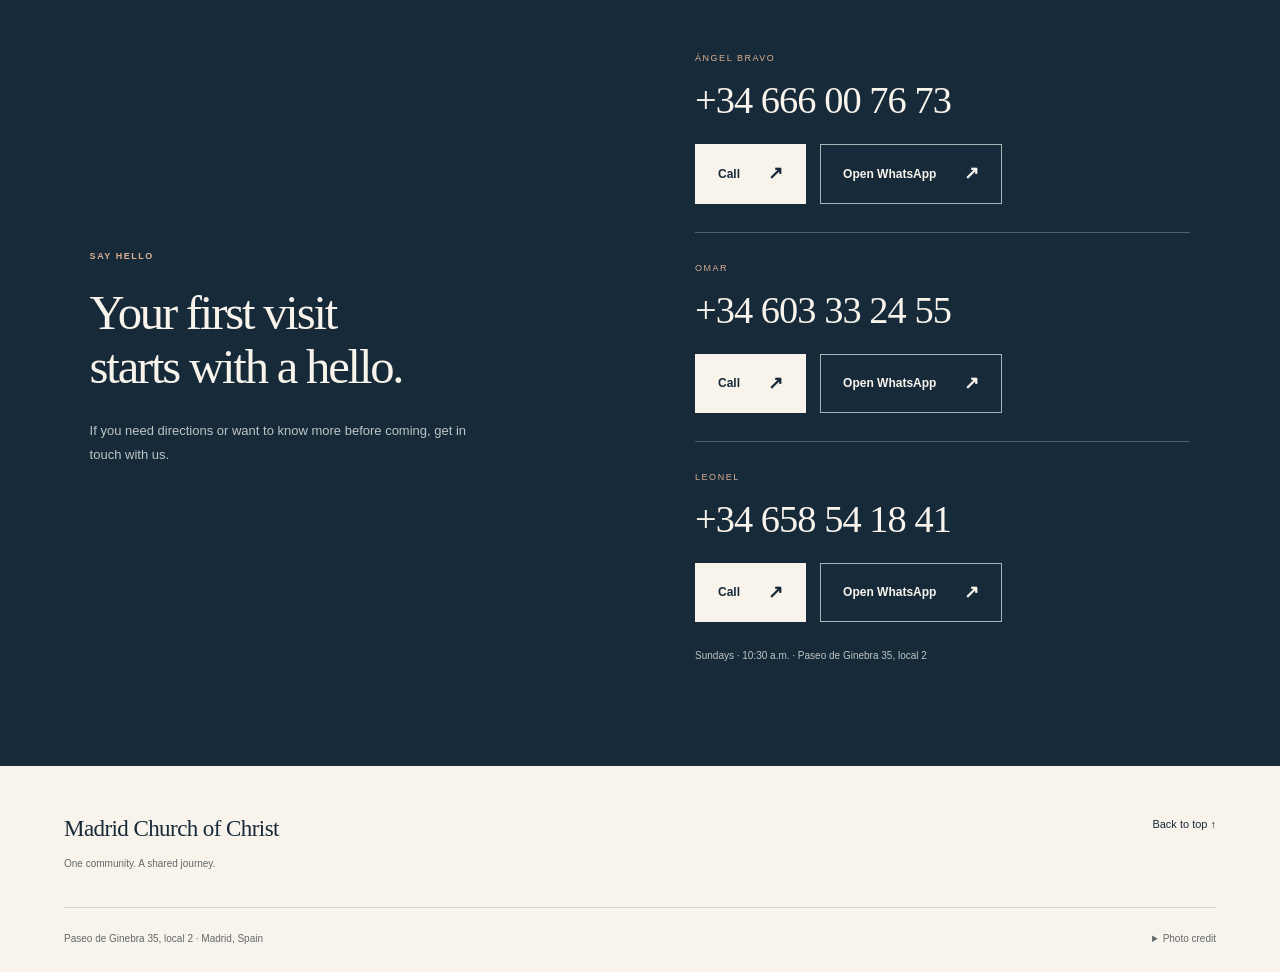
<file: en/index.html>
<!DOCTYPE html>

<html lang="en">
<head>
<meta charset="utf-8"/><meta content="width=device-width, initial-scale=1" name="viewport"/>
<title>Madrid Church of Christ, Spain | Las Rosas · Sundays 10:30</title>
<meta content="Meet Madrid Church of Christ in Spain. Sunday worship at 10:30 a.m., Paseo de Ginebra 35, local 2, Madrid. Metro Las Rosas, Line 2. Everyone is welcome." name="description"/>
<meta content="#172a3a" name="theme-color"/>
<link href="../assets/mark.svg" rel="icon" type="image/svg+xml"/>
<link href="../styles.css?v=photos-20261025" rel="stylesheet"/><script defer="" src="../app.js?v=photos-20261025"></script>
<meta content="index,follow,max-image-preview:large" name="robots"/><link href="https://idc-madrid.org/en/" rel="canonical"/><link href="https://idc-madrid.org/" hreflang="es" rel="alternate"/><link href="https://idc-madrid.org/en/" hreflang="en" rel="alternate"/><link href="https://idc-madrid.org/" hreflang="x-default" rel="alternate"/><meta content="website" property="og:type"/><meta content="Iglesia de Cristo en Madrid" property="og:site_name"/><meta content="Madrid Church of Christ, Spain | Las Rosas · Sundays 10:30" property="og:title"/><meta content="Meet Madrid Church of Christ in Spain. Sunday worship at 10:30 a.m., Paseo de Ginebra 35, local 2, Madrid. Metro Las Rosas, Line 2. Everyone is welcome." property="og:description"/><meta content="https://idc-madrid.org/en/" property="og:url"/><meta content="https://idc-madrid.org/assets/madrid-entrance.jpg" property="og:image"/><meta content="en_GB" property="og:locale"/><meta content="es_ES" property="og:locale:alternate"/><script type="application/ld+json">{"@context": "https://schema.org", "@type": ["Church", "Organization"], "@id": "https://idc-madrid.org/#church", "url": "https://idc-madrid.org/", "name": "Iglesia de Cristo en Madrid", "alternateName": "Madrid Church of Christ", "telephone": ["+34666007673", "+34603332455", "+34658541841"], "address": {"@type": "PostalAddress", "streetAddress": "Paseo de Ginebra 35, local 2", "addressLocality": "Madrid", "addressRegion": "Madrid", "addressCountry": "ES", "postalCode": "28022"}, "description": "Iglesia de Cristo en Madrid, Paseo de Ginebra 35, local 2. Reuniones dominicales de 10:30 a 12:30, hora de Madrid. Metro Las Rosas, línea 2.", "image": ["https://idc-madrid.org/assets/madrid-entrance.jpg", "https://idc-madrid.org/assets/madrid-church-sign.jpg", "https://idc-madrid.org/assets/madrid-community.jpg"], "geo": {"@type": "GeoCoordinates", "latitude": 40.4239117, "longitude": -3.6022298}, "hasMap": "https://www.google.com/maps/search/?api=1&query=40.4239117%2C-3.6022298"}</script><script type="application/ld+json">{"@context": "https://schema.org", "@type": "WebPage", "url": "https://idc-madrid.org/en/", "name": "Madrid Church of Christ, Spain | Las Rosas · Sundays 10:30", "description": "Meet Madrid Church of Christ in Spain. Sunday worship at 10:30 a.m., Paseo de Ginebra 35, local 2, Madrid. Metro Las Rosas, Line 2. Everyone is welcome.", "inLanguage": "en", "about": {"@id": "https://idc-madrid.org/#church"}}</script></head>
<body>
<a class="skip" data-i18n="skip" href="#main">Skip to content</a>
<header class="site-header">
<a aria-label="Madrid Church of Christ" class="brand" href="#inicio"><img alt="" height="43" src="../assets/mark.svg" width="43"/><span><span class="brand-small" data-i18n="brandSmall">CHURCH OF CHRIST</span><strong>MADRID<span class="brand-period">.</span></strong></span></a>
<nav aria-label="Main navigation" id="navigation"><a data-i18n="navCommunity" href="#comunidad">The community</a><a data-i18n="navFaith" href="#fe">Our faith</a><a data-i18n="navWorship" href="#adoracion">Our worship</a><a data-i18n="navVisit" href="#visita">Your visit</a></nav>
<div class="header-tools"><div aria-label="Idioma / Language" class="language-switch"><a data-lang="es" href="https://idc-madrid.org/" hreflang="es" lang="es">ES</a><a aria-current="page" data-lang="en" href="https://idc-madrid.org/en/" hreflang="en" lang="en">EN</a></div><a class="header-contact" data-i18n="navContact" href="#contacto">Say hello <span aria-hidden="true">↗</span></a><button aria-controls="navigation" aria-expanded="false" aria-label="Open menu" class="menu-toggle" type="button"><span></span><span></span></button></div>
</header>
<main id="main">
<section aria-labelledby="hero-title" class="hero" id="inicio">
<div class="hero-copy"><p class="eyebrow"><span class="short-line"></span><span data-i18n="heroLabel">CHURCH OF CHRIST IN MADRID</span></p><h1 data-i18n="heroTitle" id="hero-title">Together in Madrid.<br/><em>United in Christ.</em></h1><p class="hero-description" data-i18n="heroDescription">A community to know Jesus, learn from the Bible and share life. There is a place for you.</p><div class="hero-actions"><a class="button primary" data-i18n="heroCta" href="#visita">Join us this Sunday <span aria-hidden="true">↗</span></a><a class="quiet-link" data-i18n="heroMore" href="#fe">Explore our faith <span aria-hidden="true">↓</span></a></div><div class="hero-note"><span aria-hidden="true" class="clock-icon"></span><p data-i18n="heroNote">We meet every Sunday at <strong>10:30 a.m.</strong>.</p></div></div>
<figure class="hero-photo"><picture><source sizes="(max-width: 760px) 100vw, 50vw" srcset="../assets/madrid-gran-via-640.webp 640w, ../assets/madrid-gran-via-1280.webp 1280w" type="image/webp"/><img alt="Gran Vía in Madrid at sunset" decoding="async" fetchpriority="high" height="5302" src="../assets/madrid-gran-via.jpg" width="3536"/></picture><figcaption><span>MADRID, ESPAÑA</span><span data-i18n="photoCaption">Our city. A shared journey.</span></figcaption><span aria-hidden="true" class="photo-word">Madrid</span></figure>
</section>
<section aria-label="Gathering information" class="meeting-strip"><div><span class="strip-number">01</span><p><span class="strip-label" data-i18n="stripWhen">WHEN</span><strong data-i18n="stripTime">Sundays, 10:30 a.m.</strong></p></div><div><span class="strip-number">02</span><p><span class="strip-label" data-i18n="stripWhere">WHERE</span><strong>Paseo de Ginebra 35, local 2</strong></p></div><a href="#llegar"><span class="metro-number">2</span><p><span class="strip-label" data-i18n="stripMetro">BY METRO</span><strong>Las Rosas <span aria-hidden="true">↗</span></strong></p></a></section>
<section aria-labelledby="welcome-title" class="welcome section" id="comunidad"><div class="section-heading"><p class="eyebrow" data-i18n="welcomeLabel">THE COMMUNITY</p><h2 data-i18n="welcomeTitle" id="welcome-title">A faith to live.<br/>A life to share.</h2></div><div class="welcome-copy"><p class="lead" data-i18n="welcomeLead">Amid the pace of Madrid, we gather to return to what matters: Jesus, His Word and love for our neighbors.</p><p data-i18n="welcomeCopy">We are Christians seeking to follow the Way of Jesus Christ and the example of the first-century church found in the New Testament. We want to grow in faith and encourage one another. We are Madrid Church of Christ, meeting near Las Rosas Metro for worship and Bible study.</p><p data-i18n="welcomeInvitation">Whether you live here or are passing through, know the Bible or have your first questions, you are welcome.</p><a class="text-link" data-i18n="welcomeCta" href="#visita">Plan your first visit <span aria-hidden="true">↗</span></a></div></section>
<section aria-labelledby="faith-title" class="faith section" id="fe"><div class="faith-heading"><p class="eyebrow" data-i18n="faithLabel">OUR FAITH</p><h2 data-i18n="faithTitle" id="faith-title">Jesus at the center.<br/>The Bible as our guide.</h2><p data-i18n="faithIntro">We seek a faith rooted in Scripture and present in everyday life.</p></div><div class="faith-list"><article><span>01 /</span><div><h3 data-i18n="faith1Title">Following Jesus</h3><p data-i18n="faith1Copy">Knowing His life, listening to His teaching and learning to love as He loved us.</p><a class="verse-link" data-i18n="faith1Verse" data-verse-en="John+13%3A34-35" data-verse-es="Juan+13%3A34-35" href="https://www.biblegateway.com/passage/?search=John+13%3A34-35&amp;version=KJV" rel="noopener noreferrer" target="_blank">John 13:34-35 ↗</a></div></article><article><span>02 /</span><div><h3 data-i18n="faith2Title">Learning from the Word</h3><p data-i18n="faith2Copy">Reading the Bible, asking questions and letting its message shape what we believe and how we live.</p><a class="verse-link" data-i18n="faith2Verse" data-verse-en="2+Timothy+3%3A16-17" data-verse-es="2+Timoteo+3%3A16-17" href="https://www.biblegateway.com/passage/?search=2+Timothy+3%3A16-17&amp;version=KJV" rel="noopener noreferrer" target="_blank">2 Timothy 3:16-17 ↗</a></div></article><article><span>03 /</span><div><h3 data-i18n="faith3Title">Walking together</h3><p data-i18n="faith3Copy">Sharing faith, praying and encouraging one another to live with love, hope and good works.</p><a class="verse-link" data-i18n="faith3Verse" data-verse-en="Hebrews+10%3A24-25" data-verse-es="Hebreos+10%3A24-25" href="https://www.biblegateway.com/passage/?search=Hebrews+10%3A24-25&amp;version=KJV" rel="noopener noreferrer" target="_blank">Hebrews 10:24-25 ↗</a></div></article></div><div class="way-note"><span aria-hidden="true" class="way-mark">↗</span><p data-i18n="wayCopy">The book of Acts calls the faith followed by the first Christians “the Way.” That is the invitation we seek to live: following Jesus.</p><a class="verse-link" data-i18n="wayVerse" data-verse-en="Acts+24%3A14" data-verse-es="Hechos+24%3A14" href="https://www.biblegateway.com/passage/?search=Acts+24%3A14&amp;version=KJV" rel="noopener noreferrer" target="_blank">Acts 24:14 ↗</a></div></section>
<section aria-labelledby="worship-title" class="worship section" id="adoracion">
<div class="worship-heading"><div><p class="eyebrow" data-i18n="worshipLabel">HOW WE WORSHIP</p><h2 data-i18n="worshipTitle" id="worship-title">Simple worship.<br/>Guided by Scripture.</h2></div><div><p data-i18n="worshipIntro">Jesus teaches us to worship the Father in spirit and in truth. His words and the teaching and example of the first-century church guide how we worship together.</p><a class="verse-link" data-i18n="worshipIntroVerse" data-verse-en="John+4%3A23-24" data-verse-es="Juan+4%3A23-24" href="https://www.biblegateway.com/passage/?search=John+4%3A23-24&amp;version=KJV" rel="noopener noreferrer" target="_blank">John 4:23-24 ↗</a></div></div>
<div class="worship-grid">
<article><span class="worship-number">01 /</span><h3 data-i18n="worshipTeachingTitle">Learning from Scripture</h3><p data-i18n="worshipTeachingCopy">The first Christians devoted themselves to the apostles’ teaching. We read and study the Bible so its message guides our faith and our lives, helping us grow together in our knowledge of God.</p><div class="worship-references"><a class="verse-link" data-i18n="worshipTeachingVerse1" data-verse-en="Acts+2%3A42" data-verse-es="Hechos+2%3A42" href="https://www.biblegateway.com/passage/?search=Acts+2%3A42&amp;version=KJV" rel="noopener noreferrer" target="_blank">Acts 2:42 ↗</a><a class="verse-link" data-i18n="worshipTeachingVerse2" data-verse-en="2+Timothy+3%3A16-17" data-verse-es="2+Timoteo+3%3A16-17" href="https://www.biblegateway.com/passage/?search=2+Timothy+3%3A16-17&amp;version=KJV" rel="noopener noreferrer" target="_blank">2 Timothy 3:16-17 ↗</a></div></article>
<article><span class="worship-number">02 /</span><h3 data-i18n="worshipPrayerTitle">Praying together</h3><p data-i18n="worshipPrayerCopy">Prayer was part of the life of the first church. We thank God, bring our needs before Him and pray for one another, seeking a life of continual prayer.</p><div class="worship-references"><a class="verse-link" data-i18n="worshipPrayerVerse1" data-verse-en="Acts+2%3A42" data-verse-es="Hechos+2%3A42" href="https://www.biblegateway.com/passage/?search=Acts+2%3A42&amp;version=KJV" rel="noopener noreferrer" target="_blank">Acts 2:42 ↗</a><a class="verse-link" data-i18n="worshipPrayerVerse2" data-verse-en="1+Thessalonians+5%3A16-18" data-verse-es="1+Tesalonicenses+5%3A16-18" href="https://www.biblegateway.com/passage/?search=1+Thessalonians+5%3A16-18&amp;version=KJV" rel="noopener noreferrer" target="_blank">1 Thessalonians 5:16-18 ↗</a></div></article>
<article><span class="worship-number">03 /</span><h3 data-i18n="worshipSingingTitle">Singing from the heart</h3><p data-i18n="worshipSingingCopy">We sing together <strong>a cappella, without instruments</strong>. We seek to follow the New Testament teaching to praise God from the heart and to teach and encourage one another with psalms, hymns and spiritual songs.</p><div class="worship-references"><a class="verse-link" data-i18n="worshipSingingVerse1" data-verse-en="Ephesians+5%3A19" data-verse-es="Efesios+5%3A19" href="https://www.biblegateway.com/passage/?search=Ephesians+5%3A19&amp;version=KJV" rel="noopener noreferrer" target="_blank">Ephesians 5:19 ↗</a><a class="verse-link" data-i18n="worshipSingingVerse2" data-verse-en="Colossians+3%3A16" data-verse-es="Colosenses+3%3A16" href="https://www.biblegateway.com/passage/?search=Colossians+3%3A16&amp;version=KJV" rel="noopener noreferrer" target="_blank">Colossians 3:16 ↗</a></div></article>
<article><span class="worship-number">04 /</span><h3 data-i18n="worshipSupperTitle">The Lord’s Supper</h3><p data-i18n="worshipSupperCopy">We share the Lord’s Supper <strong>each Sunday</strong>, following the example of the disciples who gathered on the first day of the week to break bread. With the bread and the cup, we remember Jesus’ sacrifice, proclaim His death and examine ourselves.</p><div class="worship-references"><a class="verse-link" data-i18n="worshipSupperVerse1" data-verse-en="Acts+20%3A7" data-verse-es="Hechos+20%3A7" href="https://www.biblegateway.com/passage/?search=Acts+20%3A7&amp;version=KJV" rel="noopener noreferrer" target="_blank">Acts 20:7 ↗</a><a class="verse-link" data-i18n="worshipSupperVerse2" data-verse-en="1+Corinthians+11%3A23-29" data-verse-es="1+Corintios+11%3A23-29" href="https://www.biblegateway.com/passage/?search=1+Corinthians+11%3A23-29&amp;version=KJV" rel="noopener noreferrer" target="_blank">1 Corinthians 11:23-29 ↗</a></div></article>
<article><span class="worship-number">05 /</span><h3 data-i18n="worshipGivingTitle">Giving freely and gladly</h3><p data-i18n="worshipGivingCopy">Paul instructed churches to set aside gifts on the first day of the week to help believers in need. His teaching guides our giving: a personal, generous choice made without pressure. <strong>Visitors are not expected to contribute.</strong></p><div class="worship-references"><a class="verse-link" data-i18n="worshipGivingVerse1" data-verse-en="1+Corinthians+16%3A1-2" data-verse-es="1+Corintios+16%3A1-2" href="https://www.biblegateway.com/passage/?search=1+Corinthians+16%3A1-2&amp;version=KJV" rel="noopener noreferrer" target="_blank">1 Corinthians 16:1-2 ↗</a><a class="verse-link" data-i18n="worshipGivingVerse2" data-verse-en="2+Corinthians+9%3A6-7" data-verse-es="2+Corintios+9%3A6-7" href="https://www.biblegateway.com/passage/?search=2+Corinthians+9%3A6-7&amp;version=KJV" rel="noopener noreferrer" target="_blank">2 Corinthians 9:6-7 ↗</a></div></article>
<article><span class="worship-number">06 /</span><h3 data-i18n="worshipEncouragementTitle">Building one another up</h3><p data-i18n="worshipEncouragementCopy">We gather to encourage love and good works. We want worship to strengthen the community, with everything done respectfully and in order, for everyone’s encouragement.</p><div class="worship-references"><a class="verse-link" data-i18n="worshipEncouragementVerse1" data-verse-en="Hebrews+10%3A24-25" data-verse-es="Hebreos+10%3A24-25" href="https://www.biblegateway.com/passage/?search=Hebrews+10%3A24-25&amp;version=KJV" rel="noopener noreferrer" target="_blank">Hebrews 10:24-25 ↗</a><a class="verse-link" data-i18n="worshipEncouragementVerse2" data-verse-en="1+Corinthians+14%3A26-40" data-verse-es="1+Corintios+14%3A26-40" href="https://www.biblegateway.com/passage/?search=1+Corinthians+14%3A26-40&amp;version=KJV" rel="noopener noreferrer" target="_blank">1 Corinthians 14:26-40 ↗</a></div></article>
</div><p class="worship-read" data-i18n="worshipRead">Select a Bible reference to read the passage in full.</p>
</section>
<section aria-labelledby="visit-title" class="visit section" id="visita"><div class="visit-heading"><p class="eyebrow" data-i18n="visitLabel">YOUR FIRST VISIT</p><h2 data-i18n="visitTitle" id="visit-title">This Sunday,<br/><em>meet us here.</em></h2><p data-i18n="visitIntro">You do not need all the answers. Come to listen, learn and get to know the community.</p><a class="button primary" data-i18n="visitMaps" href="https://www.google.com/maps/search/?api=1&amp;query=40.4239117%2C-3.6022298" rel="noopener noreferrer" target="_blank">Open Google Maps <span aria-hidden="true">↗</span></a><a class="text-link visit-photo-link" data-i18n="visitPhotos" href="#fotos">See the entrance and meeting room ↗</a></div><div class="visit-card"><div class="card-topline"><span data-i18n="visitCardLabel">SUNDAY GATHERING</span><span aria-hidden="true">↗</span></div><div class="meeting-time"><span>10:30</span><span data-i18n="visitSunday">every Sunday</span></div><div class="visit-location"><h3>Paseo de Ginebra 35</h3><p data-i18n="visitAddress">Local 2 · Madrid, Spain</p></div><div class="visit-card-footer"><p data-i18n="visitEarly">Worship begins at 10:30 a.m. You can arrive a few minutes early to meet us.</p><a data-i18n="visitCall" href="tel:+34666007673">Questions? Call us ↗</a></div></div></section>
<section aria-labelledby="directions-title" class="directions section" id="llegar"><div class="directions-heading"><p class="eyebrow" data-i18n="directionsLabel">GETTING HERE</p><h2 data-i18n="directionsTitle" id="directions-title">Visit us in<br/>Las Rosas, Madrid.</h2><p data-i18n="directionsIntro">We meet at Paseo de Ginebra 35, local 2, in the city of Madrid, Spain. The Metro stop is Las Rosas, Line 2; follow these directions from the station to our meeting place.</p></div><ol class="route"><li><span class="route-marker metro-number">2</span><div><p class="route-step" data-i18n="route1Label">MADRID METRO · LINE 2</p><h3 data-i18n="route1Title">Las Rosas station</h3><p data-i18n="route1Copy">Take Line 2 and get off at Las Rosas.</p></div></li><li><span aria-hidden="true" class="route-marker">↑</span><div><p class="route-step" data-i18n="route2Label">LEAVING THE STATION</p><h3 data-i18n="route2Title">Use the elevator exit</h3><p data-i18n="route2Copy">When you come out, go to the street behind the elevator.</p></div></li><li><span aria-hidden="true" class="route-marker">35</span><div><p class="route-step" data-i18n="route3Label">OUR MEETING PLACE</p><h3>Paseo de Ginebra 35, local 2</h3><p data-i18n="route3Copy">If you need help finding the premises, call one of our contacts below.</p></div></li></ol></section><section aria-labelledby="photos-title" class="meeting-photos section" id="fotos"><div class="photos-heading"><div><p class="eyebrow" data-i18n="photosLabel">OUR COMMUNITY AND MEETING PLACE</p><h2 data-i18n="photosTitle" id="photos-title">Recognize us<br/>when you arrive.</h2></div><p data-i18n="photosIntro">We meet at Paseo de Ginebra 35, local 2. Look for the “Eventos Metropolitano” sign on the facade and our Iglesia de Cristo board beside the entrance. Sundays, 10:30 a.m.–12:30 p.m., Madrid local time.</p></div><div class="photos-grid"><figure><picture><source sizes="(max-width: 760px) 100vw, 44vw" srcset="../assets/madrid-community-640.webp 640w, ../assets/madrid-community-1280.webp 1280w" type="image/webp"/><img alt="People gathered in the Madrid Church of Christ meeting room" decoding="async" height="960" loading="lazy" src="../assets/madrid-community.jpg" width="1280"/></picture><figcaption data-i18n="photoCaption1">Our community</figcaption></figure><figure><picture><source sizes="(max-width: 760px) 100vw, 44vw" srcset="../assets/madrid-entrance-640.webp 640w, ../assets/madrid-entrance-1280.webp 1280w" type="image/webp"/><img alt="Entrance to the meeting place, with Eventos Metropolitano signage and the Iglesia de Cristo board" decoding="async" height="960" loading="lazy" src="../assets/madrid-entrance.jpg" width="1280"/></picture><figcaption data-i18n="photoCaption2">The meeting-place entrance</figcaption></figure><figure><picture><source sizes="(max-width: 760px) 100vw, 44vw" srcset="../assets/madrid-church-sign-640.webp 640w, ../assets/madrid-church-sign-1280.webp 1280w" type="image/webp"/><img alt="Iglesia de Cristo board showing Sunday meetings from 10:30 a.m. to 12:30 p.m." decoding="async" height="960" loading="lazy" src="../assets/madrid-church-sign.jpg" width="1280"/></picture><figcaption data-i18n="photoCaption3">Look for our church board</figcaption></figure><figure><picture><source sizes="(max-width: 760px) 100vw, 44vw" srcset="../assets/madrid-street-front-640.webp 640w, ../assets/madrid-street-front-1280.webp 1280w" type="image/webp"/><img alt="Street view of the meeting-place facade on Paseo de Ginebra, marked Eventos Metropolitano" decoding="async" height="960" loading="lazy" src="../assets/madrid-street-front.jpg" width="1280"/></picture><figcaption data-i18n="photoCaption4">The facade from the street</figcaption></figure></div></section>
<section aria-labelledby="questions-title" class="questions section"><div><p class="eyebrow" data-i18n="questionsLabel">BEFORE YOU VISIT</p><h2 data-i18n="questionsTitle" id="questions-title">There is room<br/>for your questions.</h2></div><div class="faq-list"><details><summary data-i18n="qCatholic">Is this a Catholic church?</summary><p data-i18n="aCatholic">No. We are a Church of Christ: a community of Christians seeking to follow the Way of Jesus Christ and the teaching and practice of the first-century church, as recorded in the New Testament. The Bible is our guide. We respect our neighbors of other traditions.</p></details><details><summary data-i18n="qWorship">What happens during worship?</summary><p data-i18n="aWorship">We sing a cappella, pray, learn from Scripture, share the Lord’s Supper and give freely. Read <a href="#adoracion">how we worship and the passages that guide us ↗</a>.</p></details><details><summary data-i18n="q1">Do I need to be a member to attend?</summary><p data-i18n="a1">No. You can come to meet the community and learn with us, even if this is your first visit to a church.</p></details><details><summary data-i18n="q2">Can I come if I do not know the Bible?</summary><p data-i18n="a2">Yes. Bring your questions and a willingness to listen. You do not need any previous knowledge.</p></details><details><summary data-i18n="q3">When and where do you meet?</summary><p data-i18n="a3">Sunday worship begins at 10:30 a.m., Madrid local time, at Paseo de Ginebra 35, local 2. The Metro stop is Las Rosas, Line 2.</p></details><details><summary data-i18n="q4">Is there information in English?</summary><p data-i18n="a4">Yes. Use ES / EN to read this website in English. Contact us to ask about the language of the gatherings or interpretation arrangements.</p></details></div></section>
<section aria-labelledby="contact-title" class="contact section" id="contacto"><div><p class="eyebrow" data-i18n="contactLabel">SAY HELLO</p><h2 data-i18n="contactTitle" id="contact-title">Your first visit<br/>starts with a hello.</h2><p data-i18n="contactCopy">If you need directions or want to know more before coming, get in touch with us.</p></div><div class="contact-actions"><div class="contact-list"><article class="contact-person"><span class="contact-name">ÁNGEL BRAVO</span><a class="phone" href="tel:+34666007673">+34 666 00 76 73</a><div class="contact-buttons"><a class="button light" data-i18n="contactCall" href="tel:+34666007673">Call <span aria-hidden="true">↗</span></a><a class="button outline" data-i18n="contactWhatsapp" href="https://wa.me/34666007673" rel="noopener noreferrer" target="_blank">Open WhatsApp <span aria-hidden="true">↗</span></a></div></article><article class="contact-person"><span class="contact-name">OMAR</span><a class="phone" href="tel:+34603332455">+34 603 33 24 55</a><div class="contact-buttons"><a class="button light" data-i18n="contactCall" href="tel:+34603332455">Call <span aria-hidden="true">↗</span></a><a class="button outline" data-i18n="contactWhatsapp" href="https://wa.me/34603332455" rel="noopener noreferrer" target="_blank">Open WhatsApp <span aria-hidden="true">↗</span></a></div></article><article class="contact-person"><span class="contact-name">LEONEL</span><a class="phone" href="tel:+34658541841">+34 658 54 18 41</a><div class="contact-buttons"><a class="button light" data-i18n="contactCall" href="tel:+34658541841">Call <span aria-hidden="true">↗</span></a><a class="button outline" data-i18n="contactWhatsapp" href="https://wa.me/34658541841" rel="noopener noreferrer" target="_blank">Open WhatsApp <span aria-hidden="true">↗</span></a></div></article></div><p data-i18n="contactTime">Sundays · 10:30 a.m. · Paseo de Ginebra 35, local 2</p></div></section>
</main>
<footer><a class="footer-brand" data-i18n="footerBrand" href="#inicio">Madrid Church of Christ<span>One community. A shared journey.</span></a><a class="footer-top" data-i18n="footerTop" href="#inicio">Back to top ↑</a><div class="footer-bottom"><p data-i18n="footerAddress">Paseo de Ginebra 35, local 2 · Madrid, Spain</p><details class="photo-credit"><summary data-i18n="photoCreditTitle">Photo credit</summary><p><a href="https://commons.wikimedia.org/wiki/File:Gran_Via-atardecer.jpg" rel="noopener noreferrer" target="_blank">“Gran Via-atardecer” · Nemo</a> · <a href="https://creativecommons.org/licenses/by-sa/4.0/" rel="noopener noreferrer" target="_blank">CC BY-SA 4.0</a>. <span data-i18n="photoCreditCopy">City photograph, not our meeting place. Original retained; smaller responsive image copies, crop and color overlay shared under the same license.</span></p></details></div></footer>
</body></html>
</file>
<file: styles.css>
:root{--paper:#f8f3eb;--ink:#172a3a;--clay:#a54d37;--muted:#62696a;--line:#dcd6ca;--sand:#eae1d4;--serif:Georgia,'Times New Roman',serif;--sans:Arial,Helvetica,sans-serif}*{box-sizing:border-box}html{scroll-behavior:smooth;scroll-padding-top:28px}body{margin:0;background:var(--paper);color:var(--ink);font-family:var(--sans);font-size:16px;line-height:1.7}h1,h2,h3,p,figure{margin:0}h1,h2{font-family:var(--serif);font-weight:400;letter-spacing:-.045em;line-height:1.1}h1 em,h2 em{font-weight:400;color:var(--clay)}h2{font-size:clamp(36px,4vw,62px)}h3{font-size:22px;line-height:1.3;font-weight:500;letter-spacing:-.025em}p{color:var(--muted)}a{color:inherit;text-decoration:none}button{font:inherit}img{display:block;max-width:100%}a,button,summary{-webkit-tap-highlight-color:transparent}a:focus-visible,button:focus-visible,summary:focus-visible{outline:3px solid var(--clay);outline-offset:5px}.skip{position:absolute;top:-100px;left:15px;padding:14px;background:var(--paper);z-index:30}.skip:focus{top:10px}.site-header{height:104px;display:flex;align-items:center;justify-content:space-between;gap:30px;padding:0 5vw}.brand{display:flex;align-items:center;gap:13px}.brand>span{display:block;line-height:1.1}.brand-small{display:block;font-size:8px;letter-spacing:.16em;margin-bottom:6px}.brand strong{font-size:25px;font-weight:600;letter-spacing:.08em}.brand-period{color:var(--clay)}nav{display:flex;align-items:center;gap:30px;font-size:12px}nav a:hover,.quiet-link:hover,.verse-link:hover{text-decoration:underline;text-underline-offset:5px}.header-tools{display:flex;gap:30px;align-items:center}.language-switch{display:flex;border:1px solid #c8c5bc;border-radius:4px;padding:3px;gap:2px}.language-switch a{background:none;border:0;cursor:pointer;color:var(--muted);font-size:10px;padding:6px 8px;border-radius:2px}.language-switch a[aria-current=page]{background:var(--ink);color:white}.header-contact{font-size:12px;border-bottom:1px solid var(--ink);padding-bottom:5px}.header-contact span{margin-left:18px}.menu-toggle{display:none}.hero{display:grid;grid-template-columns:1.08fr 1fr;min-height:635px;border-top:1px solid var(--line)}.hero-copy{padding:86px 5vw 72px;align-self:center}.eyebrow{font-size:9px;letter-spacing:.17em;font-weight:600;color:var(--clay);line-height:1.5;margin-bottom:24px}.hero .eyebrow{display:flex;align-items:center;gap:12px}.short-line{height:1px;width:24px;background:var(--clay)}.hero h1{font-size:clamp(49px,5.8vw,91px);margin-bottom:28px}.hero h1 em{display:inline-block}.hero-description{max-width:430px;font-size:16px;line-height:1.85}.hero-actions{display:flex;align-items:center;gap:26px;margin-top:34px}.button{padding:16px 22px;display:inline-flex;justify-content:space-between;align-items:center;gap:28px;font-size:12px;font-weight:600;border:1px solid transparent;line-height:1.4;transition:background .18s,transform .18s}.button:hover{transform:translateY(-2px)}.button span{font-size:18px}.primary{background:var(--clay);color:white}.primary:hover{background:#873d2c}.quiet-link{font-size:11px;white-space:nowrap}.quiet-link span{margin-left:14px}.hero-note{display:flex;align-items:center;gap:10px;margin-top:37px;font-size:11px}.hero-note p{color:#6b6d69}.clock-icon{width:13px;height:13px;position:relative;border:1px solid var(--clay);border-radius:50%;flex-shrink:0}.clock-icon:after{content:'';position:absolute;top:2px;left:5px;width:3px;height:5px;border-left:1px solid var(--clay);border-bottom:1px solid var(--clay)}.hero-photo{position:relative;min-width:0;overflow:hidden;background:#785c50}.hero-photo:after{content:'';position:absolute;inset:0;background:linear-gradient(0deg,#142938bd,transparent 40%),linear-gradient(90deg,#79402f20,#172a3a10);pointer-events:none}.hero-photo img{width:100%;height:100%;position:absolute;inset:0;object-fit:cover;object-position:61% 70%}.hero-photo figcaption{position:absolute;left:33px;right:30px;bottom:30px;z-index:2;color:white;display:flex;justify-content:space-between;gap:20px;font-size:10px;line-height:1.6}.hero-photo figcaption>span:first-child{font-size:8px;letter-spacing:.17em}.photo-word{position:absolute;bottom:75px;left:29px;font-family:var(--serif);font-style:italic;font-size:clamp(65px,8vw,128px);line-height:1;color:#fff8ebde;z-index:1;letter-spacing:-.04em}.meeting-strip{background:var(--ink);color:var(--paper);display:grid;grid-template-columns:.85fr 1.35fr .8fr;padding:27px 5vw;gap:35px}.meeting-strip>div,.meeting-strip>a{display:flex;align-items:center;gap:23px;min-width:0}.meeting-strip>div+div,.meeting-strip>a{border-left:1px solid #53606a;padding-left:35px}.strip-number{font-family:var(--serif);font-size:24px;color:#b9ac9c}.meeting-strip p{color:var(--paper);line-height:1.4}.strip-label{display:block;font-size:8px;letter-spacing:.13em;margin-bottom:8px;color:#c4c9c8}.meeting-strip strong{font-size:15px;font-weight:400}.meeting-strip strong span{margin-left:15px}.metro-number{background:#d63f38;color:white;font-size:20px;font-weight:600;display:inline-flex;justify-content:center;align-items:center;height:37px;width:37px;flex-shrink:0;border-radius:4px}.section{padding:100px 7vw}.welcome{display:grid;grid-template-columns:1fr 1fr;gap:12%}.section-heading{max-width:520px}.welcome-copy{padding-top:5px}.lead{font-family:var(--serif);font-size:26px;line-height:1.5;letter-spacing:-.02em;color:var(--ink);margin-bottom:24px}.welcome-copy>p:not(.lead){font-size:14px;line-height:1.9;margin-bottom:17px}.text-link{display:inline-flex;align-items:center;justify-content:space-between;gap:40px;border-bottom:1px solid currentColor;font-size:12px;font-weight:600;padding-bottom:7px;margin-top:13px}.text-link span{font-size:19px}.faith{display:grid;grid-template-columns:1fr 1fr;gap:55px 12%;background:#eee8de;border-top:1px solid var(--line)}.faith-heading>p:last-child{font-size:14px;max-width:400px;margin-top:28px;line-height:1.85}.faith-list article{display:flex;gap:24px;border-top:1px solid #c4bcaf;padding:23px 0 27px}.faith-list article>span{font-family:var(--serif);font-style:italic;font-size:17px;color:var(--clay);white-space:nowrap;margin-top:2px}.faith-list h3{margin-bottom:12px}.faith-list p{font-size:13px;line-height:1.85;max-width:400px}.verse-link{font-size:10px;text-decoration:underline;text-underline-offset:4px;display:inline-block;margin-top:15px}.way-note{grid-column:1/-1;border-top:1px solid #c4bcaf;padding-top:28px;display:flex;align-items:center;gap:25px}.way-mark{font-size:30px;color:var(--clay)}.way-note>p{font-size:13px;line-height:1.9;max-width:780px}.way-note .verse-link{margin:0 0 0 auto;white-space:nowrap}.visit{display:grid;grid-template-columns:1fr 1fr;gap:14%;align-items:center}.visit-heading p:not(.eyebrow){max-width:380px;font-size:14px;margin:28px 0 28px;line-height:1.85}.visit-card{background:#f1e5d5;border:1px solid #dacbb9;padding:34px 38px;position:relative}.card-topline{display:flex;justify-content:space-between;gap:20px;font-size:9px;letter-spacing:.14em;color:#8b5845}.card-topline>span:last-child{font-size:23px;line-height:1}.meeting-time{padding:28px 0 25px;border-bottom:1px solid #d0bda6;display:flex;align-items:baseline;gap:20px}.meeting-time>span:first-child{font-family:var(--serif);font-size:70px;line-height:1;letter-spacing:-.06em}.meeting-time>span:last-child{font-size:12px;color:#755b4d}.visit-location{padding:25px 0 25px}.visit-location h3{font-family:var(--serif);font-size:29px}.visit-location p{font-size:13px;margin-top:7px}.visit-card-footer{border-top:1px solid #d0bda6;padding-top:23px}.visit-card-footer>p{font-size:12px;line-height:1.9}.visit-card-footer>a{font-size:11px;font-weight:600;display:inline-block;margin-top:16px;text-decoration:underline;text-underline-offset:4px}.directions{background:#a54d37;color:var(--paper);display:grid;grid-template-columns:1fr 1fr;gap:12%}.directions .eyebrow{color:#f0c4a6}.directions-heading>p:last-child{color:#f1d8cb;font-size:14px;line-height:1.85;max-width:340px;margin-top:28px}.route{list-style:none;padding:0;margin:0}.route li{display:flex;gap:25px;position:relative;padding-bottom:40px}.route li:last-child{padding-bottom:0}.route li:not(:last-child):before{content:'';position:absolute;top:46px;bottom:4px;left:18px;width:1px;background:#e1ac9466}.route-marker{display:flex;align-items:center;justify-content:center;flex-shrink:0;width:37px;height:37px;border:1px solid #e0ad92;border-radius:4px;font-size:17px;color:var(--paper)}.route-marker.metro-number{border-color:#fff5;box-shadow:0 0 0 4px #fff1}.route-step{font-size:8px;letter-spacing:.14em;color:#f0c4a6;margin-bottom:8px}.route h3{font-family:var(--serif);font-size:26px}.route li>div>p:last-child{font-size:12px;color:#f1d8cb;margin-top:10px;max-width:390px;line-height:1.9}.questions{display:grid;grid-template-columns:1fr 1fr;gap:12%}.faq-list details{border-bottom:1px solid var(--line);padding:22px 0}.faq-list details:first-child{padding-top:0}.faq-list summary{font-size:14px;line-height:1.5;cursor:pointer;list-style:none;position:relative;padding-right:26px}.faq-list summary::-webkit-details-marker{display:none}.faq-list summary:after{content:'+';position:absolute;right:0;top:-2px;font-size:20px;color:var(--clay)}.faq-list details[open] summary:after{content:'−'}.faq-list details p{font-size:13px;line-height:1.9;margin-top:17px;padding-right:22px}.contact{background:var(--ink);color:var(--paper);display:grid;grid-template-columns:1fr 1fr;gap:10%;align-items:center}.contact .eyebrow{color:#ddaf91}.contact h2{font-size:clamp(38px,3.8vw,58px)}.contact>div>p:last-child{font-size:13px;color:#bdc5c6;line-height:1.85;max-width:400px;margin-top:25px}.contact-name{font-size:9px;letter-spacing:.17em;color:#ddaf91;display:block;margin-bottom:15px}.phone{font-family:var(--serif);font-size:clamp(27px,3vw,43px);letter-spacing:-.025em;white-space:nowrap;display:block;line-height:1.3}.contact-buttons{display:flex;gap:14px;margin-top:25px}.button.light{background:var(--paper);color:var(--ink)}.button.outline{border-color:#a7b3b7;color:var(--paper)}.button.outline:hover{background:#ffffff12}.contact-actions>p:last-child{font-size:10px!important}footer{padding:43px 5vw 25px;display:grid;grid-template-columns:1fr auto;gap:35px}.footer-brand{font-family:var(--serif);font-size:23px;letter-spacing:-.025em}.footer-brand span{display:block;font-family:var(--sans);font-size:10px;letter-spacing:0;color:var(--muted);margin-top:7px}.footer-top{font-size:11px;align-self:start;margin-top:6px}.footer-bottom{grid-column:1/-1;display:flex;align-items:flex-start;justify-content:space-between;gap:30px;border-top:1px solid var(--line);padding-top:22px;font-size:10px}.photo-credit{max-width:450px;text-align:right}.photo-credit summary{cursor:pointer;color:var(--muted)}.photo-credit p{font-size:10px;line-height:1.8;margin-top:12px}.photo-credit a{text-decoration:underline;text-underline-offset:3px}
@media(min-width:1600px){.site-header,.hero-copy,.meeting-strip,footer{padding-left:max(5vw,calc((100vw - 1450px)/2));padding-right:max(5vw,calc((100vw - 1450px)/2))}.hero-copy{padding-right:5vw}.section{padding-left:max(7vw,calc((100vw - 1360px)/2));padding-right:max(7vw,calc((100vw - 1360px)/2))}}
@media(max-width:1100px){.site-header{height:90px;gap:15px}.header-tools{gap:20px}.header-contact{display:none}nav{gap:20px}.hero-copy{padding:66px 5vw 60px}.hero{min-height:600px}.hero h1{font-size:clamp(47px,6vw,70px)}.hero-actions{align-items:flex-start;flex-direction:column;gap:21px}.hero-photo figcaption{display:block}.hero-photo figcaption>span{display:block}.hero-photo figcaption>span+span{margin-top:7px}.meeting-strip{gap:20px;padding-top:25px;padding-bottom:25px}.meeting-strip>div+div,.meeting-strip>a{padding-left:20px}.meeting-strip>div,.meeting-strip>a{gap:15px}.meeting-strip strong{font-size:13px}.section{padding:80px 6vw}.welcome,.faith,.visit,.directions,.questions{gap:50px 8%}.visit-card{padding:28px}.contact{gap:7%}.contact-buttons{flex-wrap:wrap}.way-note{align-items:flex-start}.way-note .verse-link{margin-top:6px}}
@media(max-width:760px){.site-header{height:84px;padding:0 22px;gap:10px}.brand{gap:10px}.brand img{width:37px;height:37px}.brand-small{font-size:7px}.brand strong{font-size:21px}.header-tools{gap:17px}.language-switch{padding:2px}.language-switch a{padding:5px 6px;font-size:9px}.menu-toggle{display:flex;flex-direction:column;gap:5px;border:0;background:none;padding:6px;cursor:pointer}.menu-toggle span{display:block;height:1.5px;width:21px;background:var(--ink)}nav{display:none;position:absolute;top:84px;left:0;right:0;z-index:10;background:var(--paper);padding:25px;box-shadow:0 12px 15px #172a3a10;border-top:1px solid var(--line);font-size:14px}nav.open{display:flex;flex-direction:column;align-items:flex-start;gap:22px}.hero{grid-template-columns:1fr;min-height:0}.hero-copy{padding:53px 25px 43px}.hero .eyebrow{font-size:8px;margin-bottom:22px}.hero h1{font-size:clamp(44px,9.5vw,65px);margin-bottom:24px}.hero-description{font-size:14px;max-width:480px}.hero-actions{flex-direction:row;align-items:center;gap:23px;margin-top:28px}.button{font-size:11px;gap:24px;padding:15px 18px}.quiet-link{font-size:10px}.quiet-link span{margin-left:6px}.hero-note{margin-top:26px;font-size:10px}.hero-photo{height:300px}.hero-photo img{object-position:55% 72%}.hero-photo figcaption{left:25px;right:25px;bottom:22px;display:flex;align-items:end;font-size:9px}.hero-photo figcaption>span+span{margin:0;max-width:135px;text-align:right}.photo-word{font-size:74px;bottom:53px;left:22px}.meeting-strip{grid-template-columns:1fr;padding:26px 25px;gap:0}.meeting-strip>div,.meeting-strip>a{padding:17px 0;gap:23px}.meeting-strip>div:first-child{padding-top:0}.meeting-strip>div+div,.meeting-strip>a{border-left:0;border-top:1px solid #53606a;padding-left:0}.meeting-strip>a{padding-bottom:0}.meeting-strip strong{font-size:15px}.strip-number{width:37px;text-align:center}.strip-label{font-size:8px;margin-bottom:5px}.section{padding:62px 25px}.welcome,.faith,.visit,.directions,.questions,.contact{grid-template-columns:1fr;gap:32px}h2{font-size:clamp(35px,8.4vw,47px)}.eyebrow{font-size:8px;margin-bottom:20px}.lead{font-size:23px;margin-bottom:22px}.welcome-copy>p:not(.lead){font-size:13px}.faith-heading>p:last-child{margin-top:23px;font-size:13px}.faith-list article{gap:20px;padding:22px 0}.faith-list h3{font-size:22px}.way-note{grid-column:1;flex-wrap:wrap;gap:14px;padding-top:24px}.way-mark{display:none}.way-note>p{font-size:12px}.way-note .verse-link{margin:0}.visit-heading p:not(.eyebrow){font-size:13px;margin:23px 0}.visit-card{padding:28px}.meeting-time>span:first-child{font-size:66px}.visit-location h3{font-size:27px}.directions-heading>p:last-child{margin-top:23px;font-size:13px}.route{margin-top:3px}.route h3{font-size:24px}.questions{gap:33px}.faq-list summary{font-size:13px}.faq-list details p{font-size:12px}.contact{gap:35px}.contact h2{font-size:38px}.contact>div>p:last-child{font-size:12px}.phone{font-size:34px}.contact-buttons{gap:12px;margin-top:23px}.contact-buttons .button{min-width:135px}.contact-name{font-size:8px}.footer-brand{font-size:22px}footer{padding:34px 25px 24px;gap:28px}.footer-top{font-size:10px}.footer-bottom{display:block}.photo-credit{text-align:left;max-width:100%;margin-top:15px}.footer-bottom>p{font-size:9px}}
@media(max-width:370px){.site-header{padding:0 17px}.header-tools{gap:10px}.brand-small{font-size:6px}.brand strong{font-size:19px}.brand img{width:32px;height:32px}.hero-actions{align-items:flex-start;flex-direction:column;gap:20px}.phone{font-size:30px}.hero h1{font-size:42px}}

.contact-list{display:grid;gap:28px}.contact-person+.contact-person{border-top:1px solid #53606a;padding-top:28px}.contact-person .contact-name{margin-bottom:10px}.contact-person .contact-buttons{margin-top:18px}.contact-actions>p:last-child{margin-top:30px}
@media(prefers-reduced-motion:reduce){html{scroll-behavior:auto}.button{transition:none}}

.worship{border-bottom:1px solid var(--line)}.worship-heading{display:grid;grid-template-columns:1fr 1fr;gap:12%;align-items:start;margin-bottom:48px}.worship-heading>div:last-child{padding-top:5px}.worship-heading>div:last-child>p{font-size:14px;line-height:1.9;max-width:430px}.worship-grid{display:grid;grid-template-columns:repeat(3,minmax(0,1fr));gap:44px 40px}.worship-grid article{border-top:1px solid #c4bcaf;padding-top:21px}.worship-number{font-family:var(--serif);font-size:17px;font-style:italic;color:var(--clay)}.worship-grid h3{margin:16px 0 14px}.worship-grid article>p{font-size:13px;line-height:1.9}.worship-grid strong{font-weight:600;color:var(--ink)}.worship-references{display:flex;flex-wrap:wrap;gap:8px 17px;margin-top:18px}.worship-references .verse-link{margin-top:0;line-height:1.9}.worship-read{font-size:11px;margin-top:35px}.faq-list p a{text-decoration:underline;text-underline-offset:3px}@media(max-width:1100px){.worship-grid{grid-template-columns:repeat(2,minmax(0,1fr));gap:35px}}@media(max-width:760px){.worship-heading{grid-template-columns:1fr;gap:24px;margin-bottom:33px}.worship-heading>div:last-child{padding:0}.worship-heading>div:last-child>p{font-size:13px}.worship-grid{grid-template-columns:1fr;gap:29px}.worship-grid h3{font-size:22px;margin:12px 0}.worship-grid article>p{font-size:13px}.worship-read{font-size:10px;margin-top:28px}}

.meeting-photos{background:var(--sand);border-bottom:1px solid var(--line)}
.photos-heading{display:grid;grid-template-columns:1fr 1fr;gap:12%;align-items:start;margin-bottom:42px}
.photos-heading>p{font-size:14px;line-height:1.9;padding-top:8px;max-width:450px}
.photos-grid{display:grid;grid-template-columns:repeat(2,minmax(0,1fr));gap:34px}
.photos-grid figure{min-width:0}.photos-grid picture{display:block}
.photos-grid img{width:100%;height:auto;aspect-ratio:4/3;object-fit:cover}
.photos-grid figcaption{font-size:12px;color:var(--ink);margin-top:12px}
.visit-photo-link{margin-top:20px;font-size:11px;gap:0}
@media(max-width:760px){.photos-heading{grid-template-columns:1fr;gap:22px;margin-bottom:30px}.photos-heading>p{padding-top:0;font-size:13px}.photos-grid{grid-template-columns:1fr;gap:27px}}
</file>
